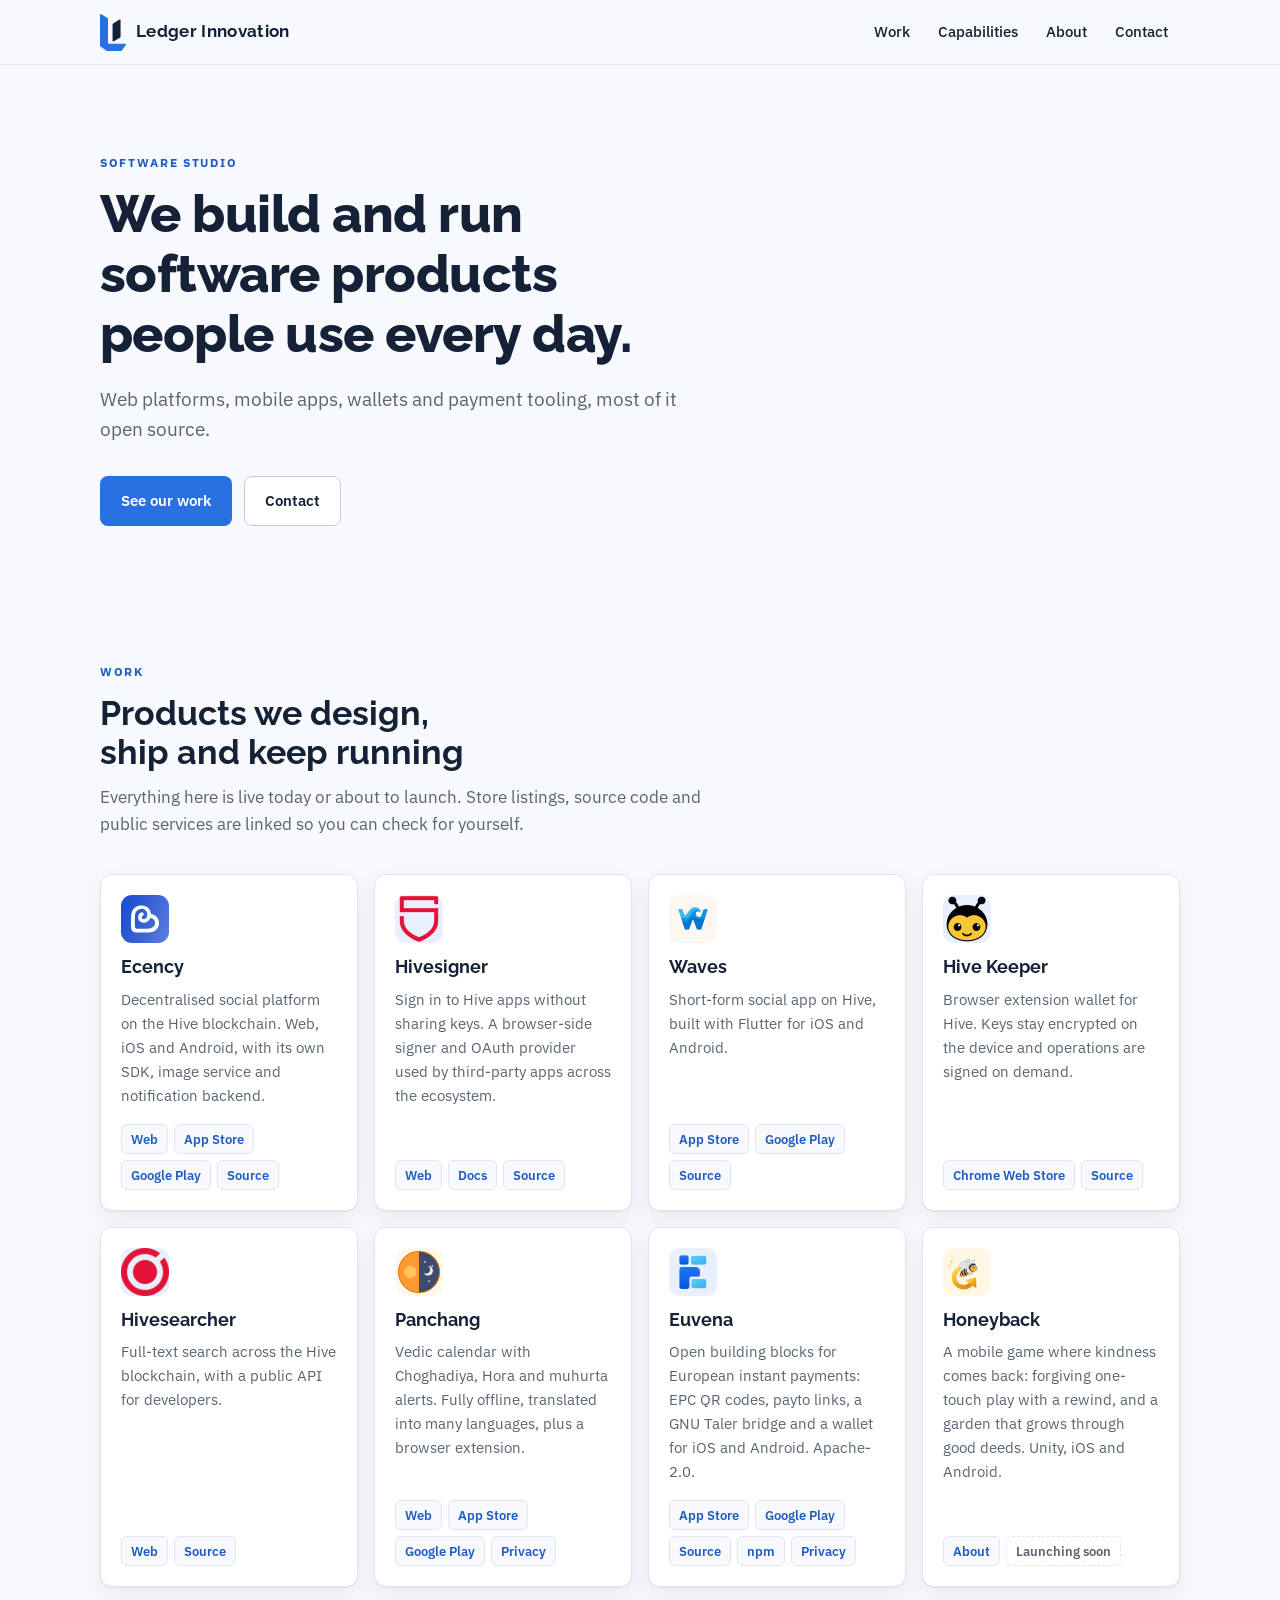
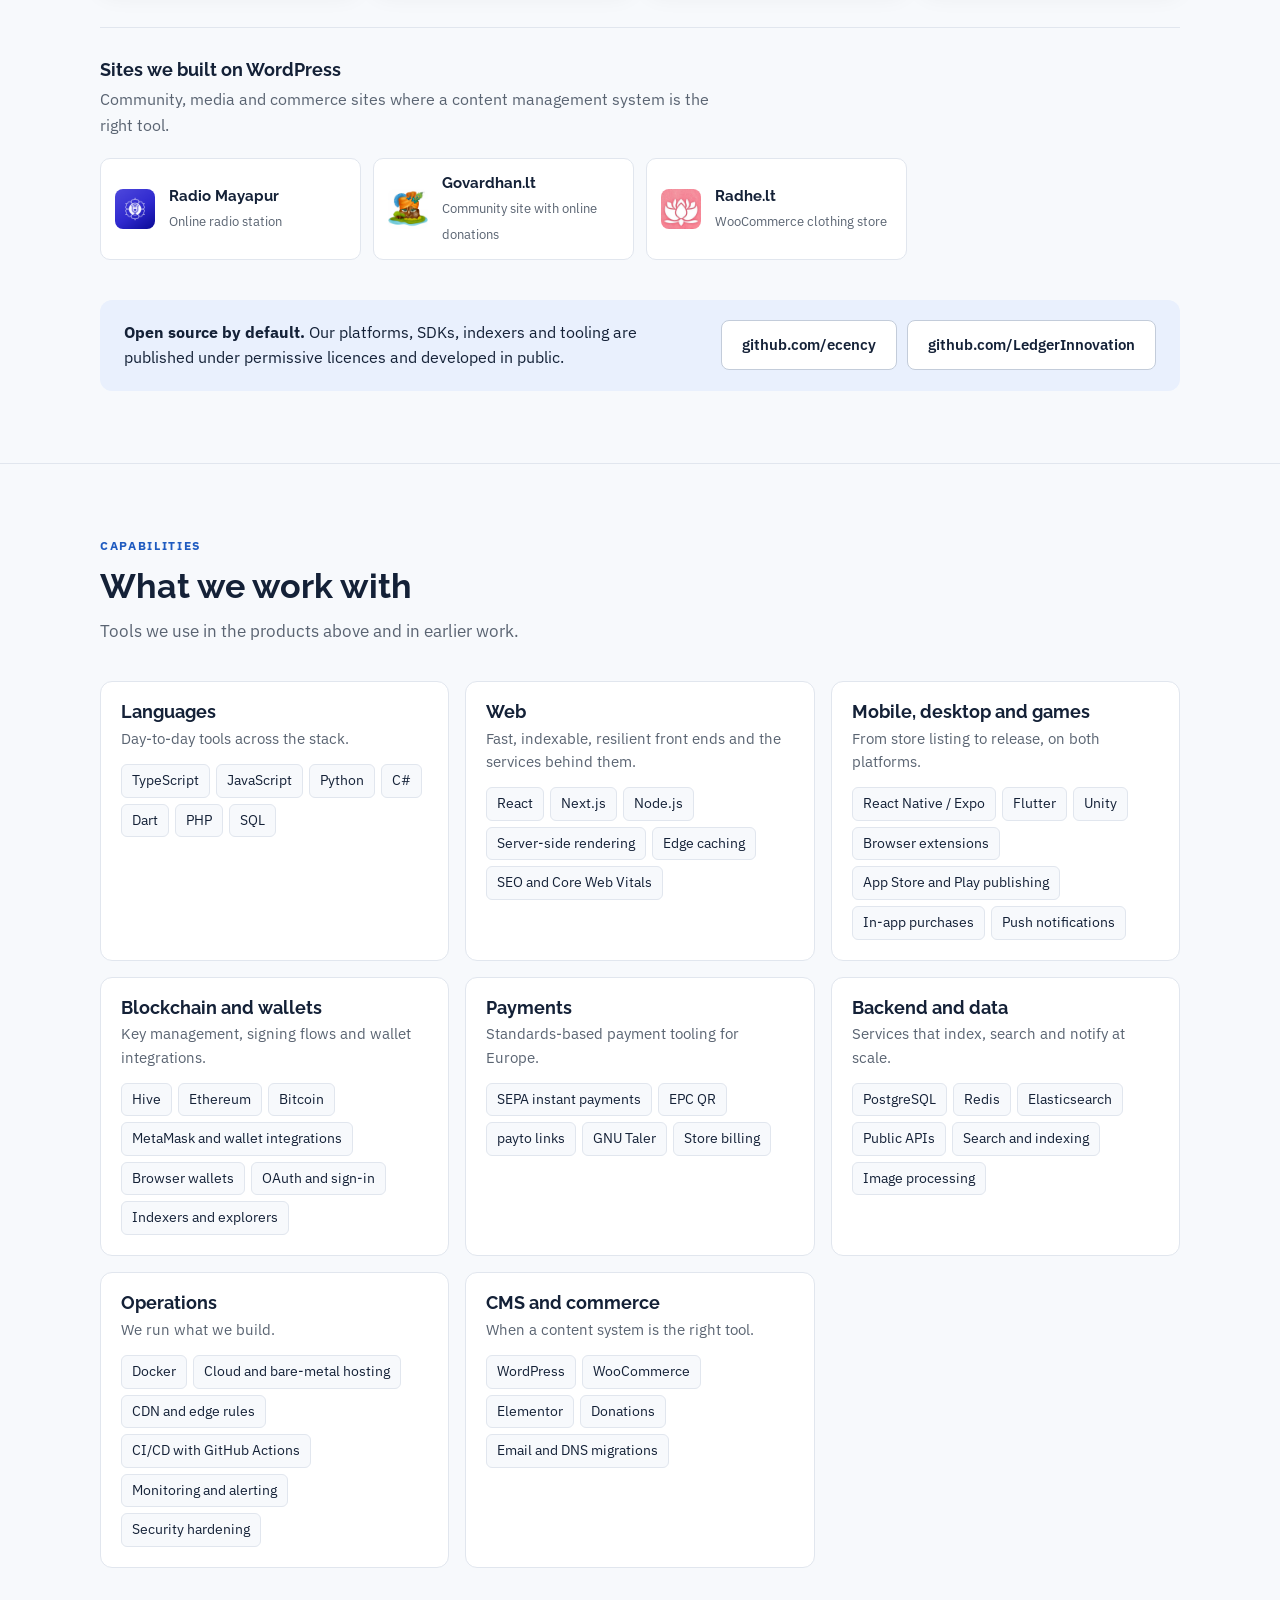
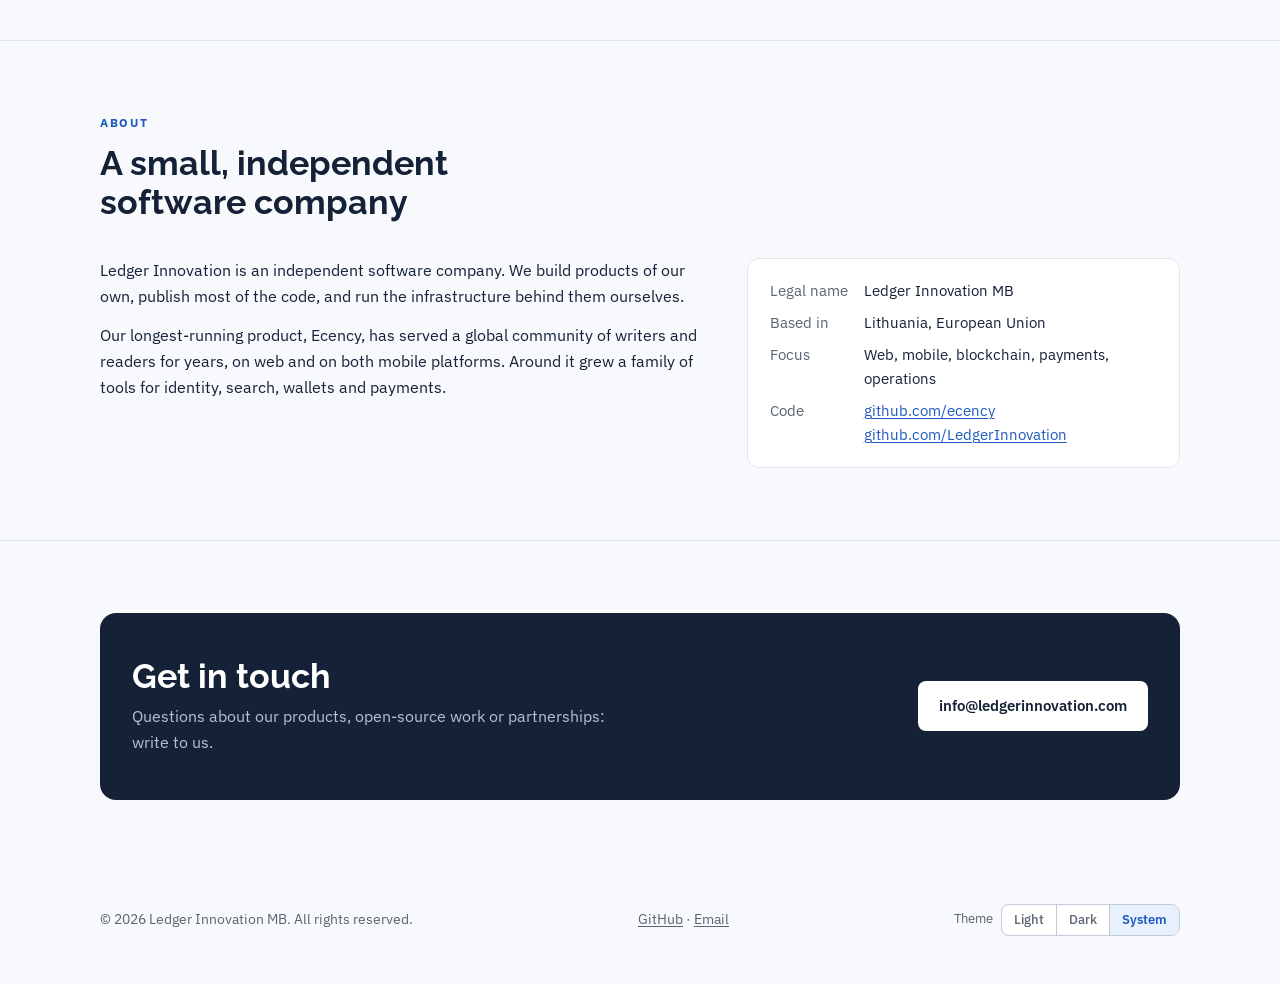
<file: index.html>
<!DOCTYPE html>
<html lang="en">
<head>
<meta charset="UTF-8">
<meta name="viewport" content="width=device-width, initial-scale=1">
<title>Ledger Innovation · Software products, built and operated</title>
<meta name="description" content="Ledger Innovation builds and runs software products: Ecency, Hivesigner, Hivesearcher, Hive Keeper, Waves, Panchang, Honeyback and Euvena. Web, mobile, wallets, payments and operations.">
<meta name="theme-color" content="#2970E3">
<link rel="canonical" href="https://ledgerinnovation.com/">
<link rel="icon" href="ledger-innovation-mark.svg" type="image/svg+xml">
<link rel="apple-touch-icon" href="assets/apple-touch-icon.png">
<meta property="og:type" content="website">
<meta property="og:site_name" content="Ledger Innovation">
<meta property="og:title" content="Ledger Innovation">
<meta property="og:description" content="Software products, built and operated. Web, mobile, wallets, payments and operations.">
<meta property="og:url" content="https://ledgerinnovation.com/">
<meta property="og:image" content="https://ledgerinnovation.com/assets/og.png">
<meta property="og:image:width" content="1200">
<meta property="og:image:height" content="630">
<meta name="twitter:card" content="summary_large_image">
<link rel="preconnect" href="https://fonts.googleapis.com">
<link rel="preconnect" href="https://fonts.gstatic.com" crossorigin>
<link rel="stylesheet" href="https://fonts.googleapis.com/css2?family=Raleway:wght@700;800&family=IBM+Plex+Sans:wght@400;500;600&display=swap">
<script>(function(){try{var t=localStorage.getItem("theme");if(t==="light"||t==="dark"){document.documentElement.setAttribute("data-theme",t);}}catch(e){}})();</script>
<link rel="stylesheet" href="style.css">
<script type="application/ld+json">
{
  "@context": "https://schema.org",
  "@type": "Organization",
  "name": "Ledger Innovation",
  "legalName": "Ledger Innovation MB",
  "url": "https://ledgerinnovation.com/",
  "logo": "https://ledgerinnovation.com/assets/apple-touch-icon.png",
  "email": "info@ledgerinnovation.com",
  "sameAs": [
    "https://github.com/LedgerInnovation",
    "https://github.com/ecency"
  ]
}
</script>
</head>
<body>
<a class="skip" href="#top">Skip to content</a>

<header class="top">
  <div class="wrap">
    <a class="brand" href="#top" aria-label="Ledger Innovation, home"><svg viewBox="0 0 289.96 410.74" width="26" height="37" aria-hidden="true" focusable="false"><path class="mark-blue" fill="#2970E3" d="M16.012 1.658L82.268 44.407A15.169 15.169 0 0 1 89.214 57.153L89.224 317.443A13.598 13.598 0 0 0 102.821 331.041L281.673 331.061A8.299 8.299 0 0 1 288.404 344.213L245.433 403.808A16.709 16.709 0 0 1 231.88 410.744L78.048 410.739A10.405 10.405 0 0 1 71.985 408.789L6.514 361.838A15.597 15.597 0 0 1 0.007 349.164L-0 10.383A10.383 10.383 0 0 1 16.012 1.658Z"/><path class="mark-ink" fill="currentColor" d="M146.841 103.903L217.814 61.777A7.746 7.746 0 0 1 229.513 68.441L229.437 249.642A15.111 15.111 0 0 1 222.116 262.584L149.72 306.133A6.283 6.283 0 0 1 140.198 300.749L140.2 115.568A13.565 13.565 0 0 1 146.841 103.903Z"/></svg>Ledger Innovation</a>
    <nav class="nav" aria-label="Sections">
      <a href="#work">Work</a>
      <a href="#capabilities">Capabilities</a>
      <a href="#about">About</a>
      <a href="#contact">Contact</a>
    </nav>
  </div>
</header>

<main id="top" tabindex="-1">
  <section class="hero wrap">
    <div class="eyebrow">Software studio</div>
    <h1>We build and run software products people use every day.</h1>
    <p class="lede">Web platforms, mobile apps, wallets and payment tooling, most of it open source.</p>
    <div class="actions">
      <a class="btn btn-primary" href="#work">See our work</a>
      <a class="btn btn-secondary" href="#contact">Contact</a>
    </div>
  </section>

  <section id="work" class="section">
    <div class="wrap">
      <div class="section-head">
        <div class="eyebrow">Work</div>
        <h2>Products we design, ship and keep running</h2>
        <p>Everything here is live today or about to launch. Store listings, source code and public services are linked so you can check for yourself.</p>
      </div>

      <div class="work">
        <article class="project">
          <div class="icon"><img src="assets/ecency.png" alt="" width="48" height="48" loading="lazy" decoding="async"></div>
          <h3>Ecency</h3>
          <p>Decentralised social platform on the Hive blockchain. Web, iOS and Android, with its own SDK, image service and notification backend.</p>
          <div class="links">
            <a href="https://ecency.com" aria-label="Ecency website">Web</a>
            <a href="https://apps.apple.com/us/app/ecency/id1451896376" aria-label="Ecency on the App Store">App Store</a>
            <a href="https://play.google.com/store/apps/details?id=app.esteem.mobile.android" aria-label="Ecency on Google Play">Google Play</a>
            <a href="https://github.com/ecency/vision-web" aria-label="Ecency source code on GitHub">Source</a>
          </div>
        </article>

        <article class="project">
          <div class="icon"><img src="assets/hivesigner.png" alt="" width="48" height="48" loading="lazy" decoding="async"></div>
          <h3>Hivesigner</h3>
          <p>Sign in to Hive apps without sharing keys. A browser-side signer and OAuth provider used by third-party apps across the ecosystem.</p>
          <div class="links">
            <a href="https://hivesigner.com" aria-label="Hivesigner website">Web</a>
            <a href="https://docs.hivesigner.com" aria-label="Hivesigner documentation">Docs</a>
            <a href="https://github.com/ecency/hivesigner-ui" aria-label="Hivesigner source code on GitHub">Source</a>
          </div>
        </article>

        <article class="project">
          <div class="icon"><img src="assets/waves.png" alt="" width="48" height="48" loading="lazy" decoding="async"></div>
          <h3>Waves</h3>
          <p>Short-form social app on Hive, built with Flutter for iOS and Android.</p>
          <div class="links">
            <a href="https://apps.apple.com/us/app/waves-short-content-sharing/id6504257744" aria-label="Waves on the App Store">App Store</a>
            <a href="https://play.google.com/store/apps/details?id=com.ecency.waves" aria-label="Waves on Google Play">Google Play</a>
            <a href="https://github.com/ecency/ecency-waves" aria-label="Waves source code on GitHub">Source</a>
          </div>
        </article>

        <article class="project">
          <div class="icon"><img src="assets/keeper.png" alt="" width="48" height="48" loading="lazy" decoding="async"></div>
          <h3>Hive Keeper</h3>
          <p>Browser extension wallet for Hive. Keys stay encrypted on the device and operations are signed on demand.</p>
          <div class="links">
            <a href="https://chromewebstore.google.com/detail/hive-keeper/eehlplhgiofbbanbjiodipefljadfehe" aria-label="Hive Keeper on the Chrome Web Store">Chrome Web Store</a>
            <a href="https://github.com/ecency/browser-extension" aria-label="Hive Keeper source code on GitHub">Source</a>
          </div>
        </article>

        <article class="project">
          <div class="icon"><img src="assets/hivesearcher.png" alt="" width="48" height="48" loading="lazy" decoding="async"></div>
          <h3>Hivesearcher</h3>
          <p>Full-text search across the Hive blockchain, with a public API for developers.</p>
          <div class="links">
            <a href="https://hivesearcher.com" aria-label="Hivesearcher website">Web</a>
            <a href="https://github.com/ecency/hivesearcher-api" aria-label="Hivesearcher source code on GitHub">Source</a>
          </div>
        </article>

        <article class="project">
          <div class="icon"><img src="assets/panchang.png" alt="" width="48" height="48" loading="lazy" decoding="async"></div>
          <h3>Panchang</h3>
          <p>Vedic calendar with Choghadiya, Hora and muhurta alerts. Fully offline, translated into many languages, plus a browser extension.</p>
          <div class="links">
            <a href="/panchang/" aria-label="Panchang website">Web</a>
            <a href="https://apps.apple.com/us/app/panchang-choghadiya-hora/id6779648677" aria-label="Panchang on the App Store">App Store</a>
            <a href="https://play.google.com/store/apps/details?id=com.ecency.panchang" aria-label="Panchang on Google Play">Google Play</a>
            <a href="/panchang/privacy/" aria-label="Panchang app privacy policy">Privacy</a>
          </div>
        </article>

        <article class="project">
          <div class="icon"><img src="assets/euvena.png" alt="" width="48" height="48" loading="lazy" decoding="async"></div>
          <h3>Euvena</h3>
          <p>Open building blocks for European instant payments: EPC QR codes, payto links, a GNU Taler bridge and a wallet for iOS and Android. Apache-2.0.</p>
          <div class="links">
            <a href="https://apps.apple.com/app/euvena/id6816377996" aria-label="Euvena on the App Store">App Store</a>
            <a href="https://play.google.com/store/apps/details?id=com.ledgerinnovation.euvena" aria-label="Euvena on Google Play">Google Play</a>
            <a href="https://github.com/LedgerInnovation/euvena" aria-label="Euvena source code on GitHub">Source</a>
            <a href="https://www.npmjs.com/package/@euvena/qr" aria-label="Euvena on npm">npm</a>
            <a href="/euvena/privacy/" aria-label="Euvena app privacy policy">Privacy</a>
          </div>
        </article>

        <article class="project">
          <div class="icon"><img src="assets/honeyback.png" alt="" width="48" height="48" loading="lazy" decoding="async"></div>
          <h3>Honeyback</h3>
          <p>A mobile game where kindness comes back: forgiving one-touch play with a rewind, and a garden that grows through good deeds. Unity, iOS and Android.</p>
          <div class="links">
            <a href="https://ecency.com/honeyback-about" aria-label="About Honeyback">About</a>
            <span>Launching soon</span>
          </div>
        </article>
      </div>

      <div class="wp">
        <h3>Sites we built on WordPress</h3>
        <p>Community, media and commerce sites where a content management system is the right tool.</p>
        <div class="sites">
          <a class="site" href="https://radiomayapur.com"><img src="assets/radiomayapur.png" alt="" width="40" height="40" loading="lazy" decoding="async"><span><b>Radio Mayapur</b><small>Online radio station</small></span></a>
          <a class="site" href="https://govardhan.lt"><img src="assets/govardhan.png" alt="" width="40" height="40" loading="lazy" decoding="async"><span><b>Govardhan.lt</b><small>Community site with online donations</small></span></a>
          <a class="site" href="https://radhe.lt"><img src="assets/radhe.png" alt="" width="40" height="40" loading="lazy" decoding="async"><span><b>Radhe.lt</b><small>WooCommerce clothing store</small></span></a>
        </div>
      </div>

      <div class="oss">
        <p><strong>Open source by default.</strong> Our platforms, SDKs, indexers and tooling are published under permissive licences and developed in public.</p>
        <div class="links">
          <a class="btn btn-secondary" href="https://github.com/ecency">github.com/ecency</a>
          <a class="btn btn-secondary" href="https://github.com/LedgerInnovation">github.com/LedgerInnovation</a>
        </div>
      </div>
    </div>
  </section>

  <section id="capabilities" class="section">
    <div class="wrap">
      <div class="section-head">
        <div class="eyebrow">Capabilities</div>
        <h2>What we work with</h2>
        <p>Tools we use in the products above and in earlier work.</p>
      </div>
      <div class="caps">
        <div class="cap">
          <h3>Languages</h3>
          <p>Day-to-day tools across the stack.</p>
          <div class="tags"><span>TypeScript</span><span>JavaScript</span><span>Python</span><span>C#</span><span>Dart</span><span>PHP</span><span>SQL</span></div>
        </div>
        <div class="cap">
          <h3>Web</h3>
          <p>Fast, indexable, resilient front ends and the services behind them.</p>
          <div class="tags"><span>React</span><span>Next.js</span><span>Node.js</span><span>Server-side rendering</span><span>Edge caching</span><span>SEO and Core Web Vitals</span></div>
        </div>
        <div class="cap">
          <h3>Mobile, desktop and games</h3>
          <p>From store listing to release, on both platforms.</p>
          <div class="tags"><span>React Native / Expo</span><span>Flutter</span><span>Unity</span><span>Browser extensions</span><span>App Store and Play publishing</span><span>In-app purchases</span><span>Push notifications</span></div>
        </div>
        <div class="cap">
          <h3>Blockchain and wallets</h3>
          <p>Key management, signing flows and wallet integrations.</p>
          <div class="tags"><span>Hive</span><span>Ethereum</span><span>Bitcoin</span><span>MetaMask and wallet integrations</span><span>Browser wallets</span><span>OAuth and sign-in</span><span>Indexers and explorers</span></div>
        </div>
        <div class="cap">
          <h3>Payments</h3>
          <p>Standards-based payment tooling for Europe.</p>
          <div class="tags"><span>SEPA instant payments</span><span>EPC QR</span><span>payto links</span><span>GNU Taler</span><span>Store billing</span></div>
        </div>
        <div class="cap">
          <h3>Backend and data</h3>
          <p>Services that index, search and notify at scale.</p>
          <div class="tags"><span>PostgreSQL</span><span>Redis</span><span>Elasticsearch</span><span>Public APIs</span><span>Search and indexing</span><span>Image processing</span></div>
        </div>
        <div class="cap">
          <h3>Operations</h3>
          <p>We run what we build.</p>
          <div class="tags"><span>Docker</span><span>Cloud and bare-metal hosting</span><span>CDN and edge rules</span><span>CI/CD with GitHub Actions</span><span>Monitoring and alerting</span><span>Security hardening</span></div>
        </div>
        <div class="cap">
          <h3>CMS and commerce</h3>
          <p>When a content system is the right tool.</p>
          <div class="tags"><span>WordPress</span><span>WooCommerce</span><span>Elementor</span><span>Donations</span><span>Email and DNS migrations</span></div>
        </div>
      </div>
    </div>
  </section>

  <section id="about" class="section">
    <div class="wrap">
      <div class="section-head">
        <div class="eyebrow">About</div>
        <h2>A small, independent software company</h2>
      </div>
      <div class="about">
        <div>
          <p>Ledger Innovation is an independent software company. We build products of our own, publish most of the code, and run the infrastructure behind them ourselves.</p>
          <p>Our longest-running product, Ecency, has served a global community of writers and readers for years, on web and on both mobile platforms. Around it grew a family of tools for identity, search, wallets and payments.</p>
        </div>
        <div class="facts">
          <dl>
            <dt>Legal name</dt><dd>Ledger Innovation MB</dd>
            <dt>Based in</dt><dd>Lithuania, European Union</dd>
            <dt>Focus</dt><dd>Web, mobile, blockchain, payments, operations</dd>
            <dt>Code</dt><dd><a href="https://github.com/ecency">github.com/ecency</a><br><a href="https://github.com/LedgerInnovation">github.com/LedgerInnovation</a></dd>
          </dl>
        </div>
      </div>
    </div>
  </section>

  <section id="contact" class="section">
    <div class="wrap">
      <div class="contact">
        <div>
          <h2>Get in touch</h2>
          <p>Questions about our products, open-source work or partnerships: write to us.</p>
        </div>
        <a class="btn btn-primary" href="mailto:info@ledgerinnovation.com?subject=Hello%20from%20the%20website">info@ledgerinnovation.com</a>
      </div>
    </div>
  </section>
</main>

<footer>
  <div class="wrap">
    <span>&copy; 2026 Ledger Innovation MB. All rights reserved.</span>
    <span><a href="https://github.com/LedgerInnovation">GitHub</a> · <a href="mailto:info@ledgerinnovation.com">Email</a></span>
    <div class="theme" role="group" aria-labelledby="theme-label">
      <span id="theme-label">Theme</span>
      <div class="theme-options">
        <button type="button" id="theme-light" data-theme-choice="light" aria-pressed="false">Light</button>
        <button type="button" id="theme-dark" data-theme-choice="dark" aria-pressed="false">Dark</button>
        <button type="button" id="theme-system" data-theme-choice="system" aria-pressed="true">System</button>
      </div>
    </div>
  </div>
</footer>
<script>
(function () {
  var root = document.documentElement;
  var buttons = document.querySelectorAll("[data-theme-choice]");
  function current() {
    var t = root.getAttribute("data-theme");
    return t === "light" || t === "dark" ? t : "system";
  }
  function render() {
    var c = current();
    for (var i = 0; i < buttons.length; i++) {
      buttons[i].setAttribute("aria-pressed", buttons[i].getAttribute("data-theme-choice") === c ? "true" : "false");
    }
  }
  function apply(choice) {
    if (choice === "system") { root.removeAttribute("data-theme"); } else { root.setAttribute("data-theme", choice); }
    try { if (choice === "system") { localStorage.removeItem("theme"); } else { localStorage.setItem("theme", choice); } } catch (e) {}
    render();
  }
  for (var i = 0; i < buttons.length; i++) {
    buttons[i].addEventListener("click", function () { apply(this.getAttribute("data-theme-choice")); });
  }
  render();
})();
</script>
</body>
</html>
</file>
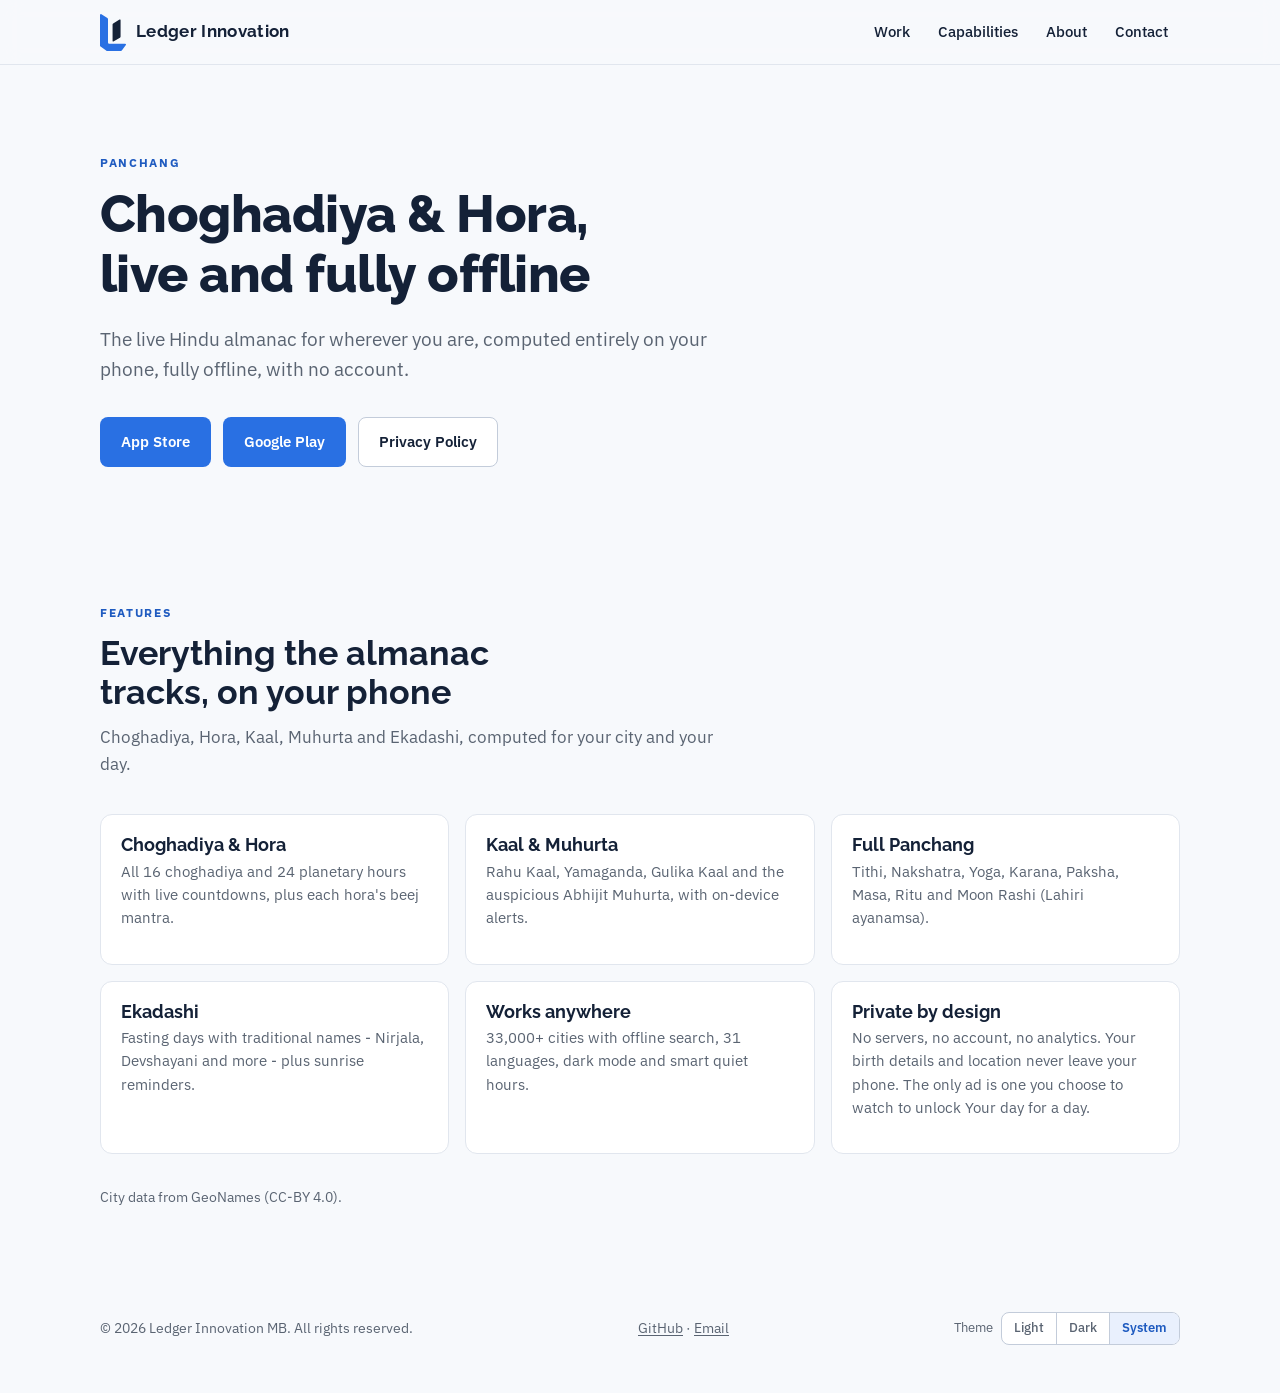
<file: panchang/index.html>
<!DOCTYPE html>
<html lang="en">
<head>
<meta charset="UTF-8">
<meta name="viewport" content="width=device-width, initial-scale=1">
<title>Panchang - Choghadiya &amp; Hora · Ledger Innovation</title>
<meta name="description" content="Live Hindu Panchang: Choghadiya, Hora, Rahu Kaal, Ekadashi and smart offline alerts. 100% offline, no account. 31 languages.">
<meta name="theme-color" content="#2970E3">
<link rel="canonical" href="https://ledgerinnovation.com/panchang/">
<link rel="icon" href="/ledger-innovation-mark.svg" type="image/svg+xml">
<link rel="apple-touch-icon" href="/assets/apple-touch-icon.png">
<meta property="og:type" content="website">
<meta property="og:site_name" content="Ledger Innovation">
<meta property="og:title" content="Panchang - Choghadiya &amp; Hora">
<meta property="og:description" content="The live Hindu almanac, computed entirely on your phone, fully offline, with no account.">
<meta property="og:url" content="https://ledgerinnovation.com/panchang/">
<meta property="og:image" content="https://ledgerinnovation.com/assets/og.png">
<meta property="og:image:width" content="1200">
<meta property="og:image:height" content="630">
<meta name="twitter:card" content="summary_large_image">
<link rel="preconnect" href="https://fonts.googleapis.com">
<link rel="preconnect" href="https://fonts.gstatic.com" crossorigin>
<link rel="stylesheet" href="https://fonts.googleapis.com/css2?family=Raleway:wght@700;800&family=IBM+Plex+Sans:wght@400;500;600&display=swap">
<script>(function(){try{var t=localStorage.getItem("theme");if(t==="light"||t==="dark"){document.documentElement.setAttribute("data-theme",t);}}catch(e){}})();</script>
<link rel="stylesheet" href="/style.css">
</head>
<body>
<a class="skip" href="#top">Skip to content</a>

<header class="top">
  <div class="wrap">
    <a class="brand" href="/" aria-label="Ledger Innovation, home"><svg viewBox="0 0 289.96 410.74" width="26" height="37" aria-hidden="true" focusable="false"><path class="mark-blue" fill="#2970E3" d="M16.012 1.658L82.268 44.407A15.169 15.169 0 0 1 89.214 57.153L89.224 317.443A13.598 13.598 0 0 0 102.821 331.041L281.673 331.061A8.299 8.299 0 0 1 288.404 344.213L245.433 403.808A16.709 16.709 0 0 1 231.88 410.744L78.048 410.739A10.405 10.405 0 0 1 71.985 408.789L6.514 361.838A15.597 15.597 0 0 1 0.007 349.164L-0 10.383A10.383 10.383 0 0 1 16.012 1.658Z"/><path class="mark-ink" fill="currentColor" d="M146.841 103.903L217.814 61.777A7.746 7.746 0 0 1 229.513 68.441L229.437 249.642A15.111 15.111 0 0 1 222.116 262.584L149.72 306.133A6.283 6.283 0 0 1 140.198 300.749L140.2 115.568A13.565 13.565 0 0 1 146.841 103.903Z"/></svg>Ledger Innovation</a>
    <nav class="nav" aria-label="Sections">
      <a href="/#work">Work</a>
      <a href="/#capabilities">Capabilities</a>
      <a href="/#about">About</a>
      <a href="/#contact">Contact</a>
    </nav>
  </div>
</header>

<main id="top" tabindex="-1">
  <section class="hero wrap">
    <div class="eyebrow">Panchang</div>
    <h1>Choghadiya &amp; Hora, live and fully offline</h1>
    <p class="lede">The live Hindu almanac for wherever you are, computed entirely on your phone, fully offline, with no account.</p>
    <div class="actions">
      <a class="btn btn-primary" href="https://apps.apple.com/us/app/panchang-choghadiya-hora/id6779648677" aria-label="Panchang on the App Store">App Store</a>
      <a class="btn btn-primary" href="https://play.google.com/store/apps/details?id=com.ecency.panchang" aria-label="Panchang on Google Play">Google Play</a>
      <a class="btn btn-secondary" href="/panchang/privacy/">Privacy Policy</a>
    </div>
  </section>

  <section class="section">
    <div class="wrap">
      <div class="section-head">
        <div class="eyebrow">Features</div>
        <h2>Everything the almanac tracks, on your phone</h2>
        <p>Choghadiya, Hora, Kaal, Muhurta and Ekadashi, computed for your city and your day.</p>
      </div>
      <div class="caps">
        <div class="cap">
          <h3>Choghadiya &amp; Hora</h3>
          <p>All 16 choghadiya and 24 planetary hours with live countdowns, plus each hora's beej mantra.</p>
        </div>
        <div class="cap">
          <h3>Kaal &amp; Muhurta</h3>
          <p>Rahu Kaal, Yamaganda, Gulika Kaal and the auspicious Abhijit Muhurta, with on-device alerts.</p>
        </div>
        <div class="cap">
          <h3>Full Panchang</h3>
          <p>Tithi, Nakshatra, Yoga, Karana, Paksha, Masa, Ritu and Moon Rashi (Lahiri ayanamsa).</p>
        </div>
        <div class="cap">
          <h3>Ekadashi</h3>
          <p>Fasting days with traditional names - Nirjala, Devshayani and more - plus sunrise reminders.</p>
        </div>
        <div class="cap">
          <h3>Works anywhere</h3>
          <p>33,000+ cities with offline search, 31 languages, dark mode and smart quiet hours.</p>
        </div>
        <div class="cap">
          <h3>Private by design</h3>
          <p>No servers, no account, no analytics. Your birth details and location never leave your phone. The only ad is one you choose to watch to unlock Your day for a day.</p>
        </div>
      </div>
      <p class="credit">City data from GeoNames (CC-BY 4.0).</p>
    </div>
  </section>
</main>

<footer>
  <div class="wrap">
    <span>&copy; 2026 Ledger Innovation MB. All rights reserved.</span>
    <span><a href="https://github.com/LedgerInnovation">GitHub</a> · <a href="mailto:info@ledgerinnovation.com">Email</a></span>
    <div class="theme" role="group" aria-labelledby="theme-label">
      <span id="theme-label">Theme</span>
      <div class="theme-options">
        <button type="button" id="theme-light" data-theme-choice="light" aria-pressed="false">Light</button>
        <button type="button" id="theme-dark" data-theme-choice="dark" aria-pressed="false">Dark</button>
        <button type="button" id="theme-system" data-theme-choice="system" aria-pressed="true">System</button>
      </div>
    </div>
  </div>
</footer>
<script>
(function () {
  var root = document.documentElement;
  var buttons = document.querySelectorAll("[data-theme-choice]");
  function current() {
    var t = root.getAttribute("data-theme");
    return t === "light" || t === "dark" ? t : "system";
  }
  function render() {
    var c = current();
    for (var i = 0; i < buttons.length; i++) {
      buttons[i].setAttribute("aria-pressed", buttons[i].getAttribute("data-theme-choice") === c ? "true" : "false");
    }
  }
  function apply(choice) {
    if (choice === "system") { root.removeAttribute("data-theme"); } else { root.setAttribute("data-theme", choice); }
    try { if (choice === "system") { localStorage.removeItem("theme"); } else { localStorage.setItem("theme", choice); } } catch (e) {}
    render();
  }
  for (var i = 0; i < buttons.length; i++) {
    buttons[i].addEventListener("click", function () { apply(this.getAttribute("data-theme-choice")); });
  }
  render();
})();
</script>
</body>
</html>
</file>
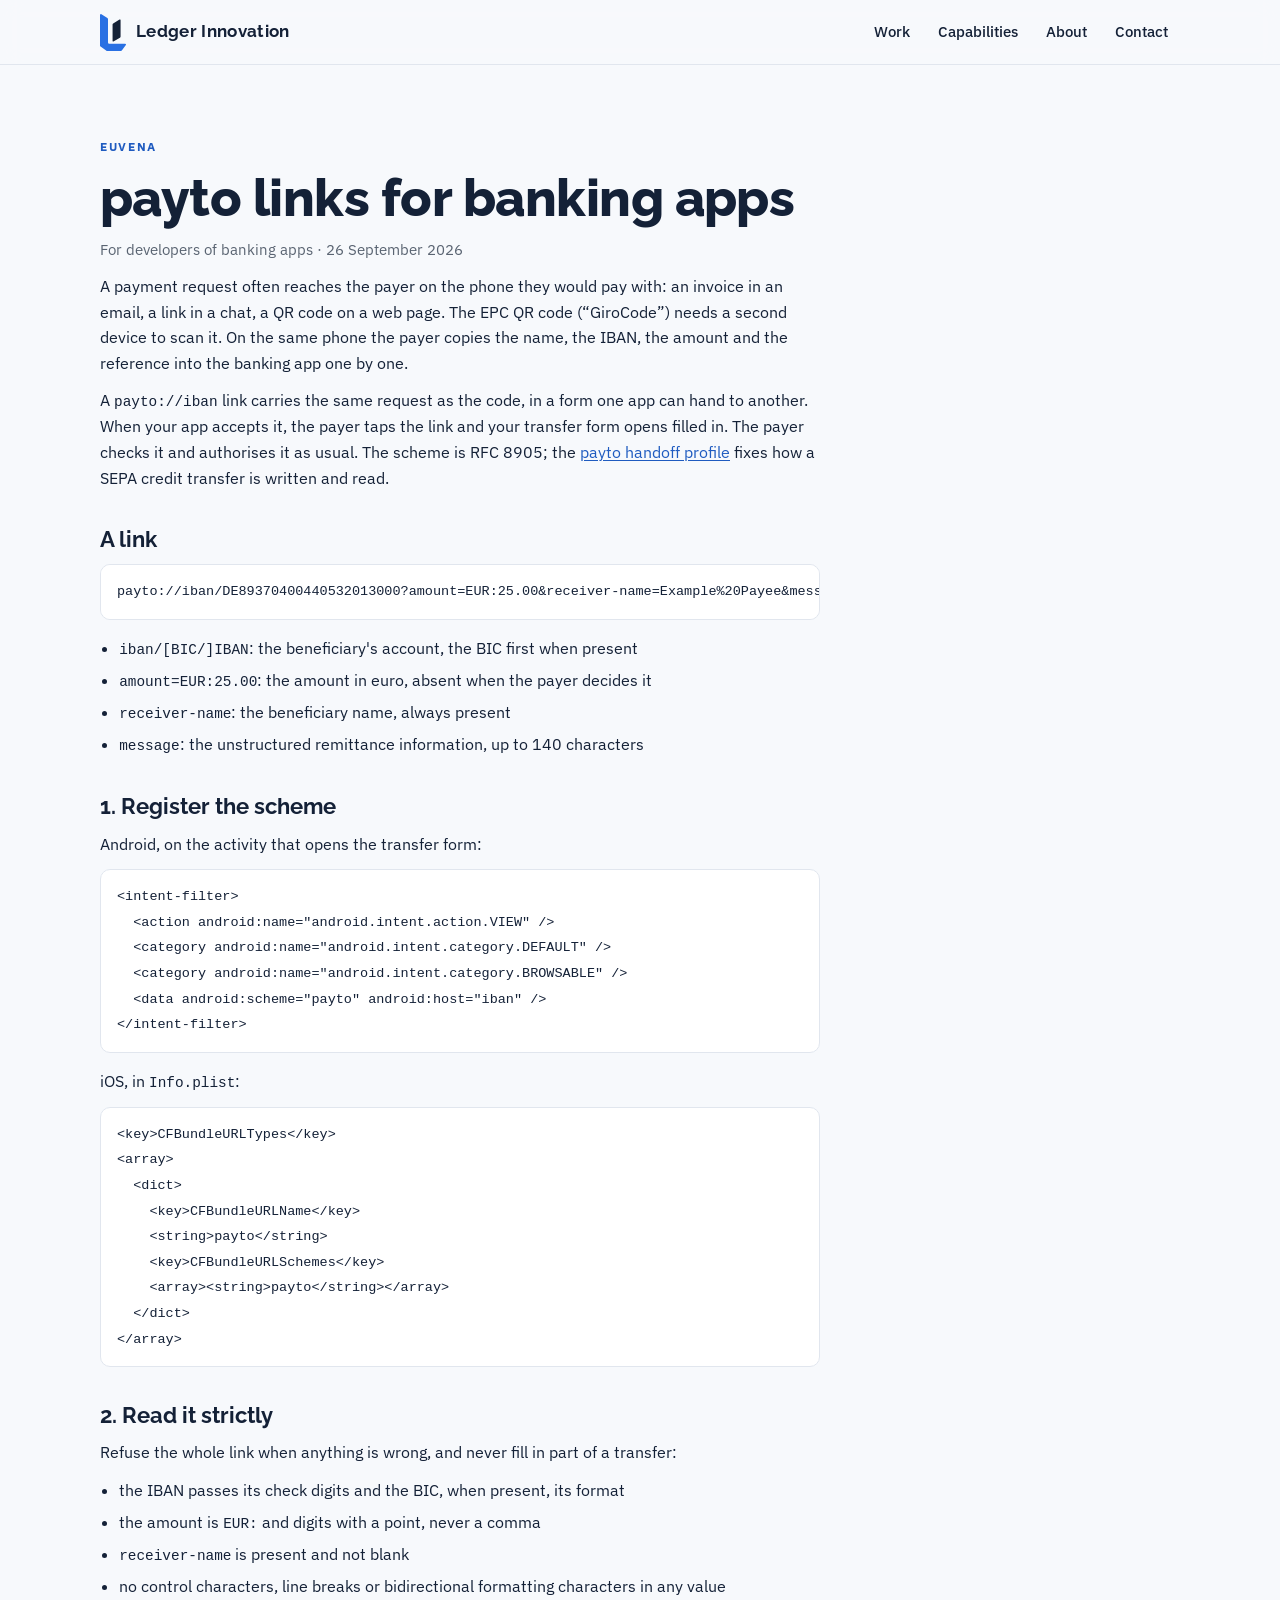
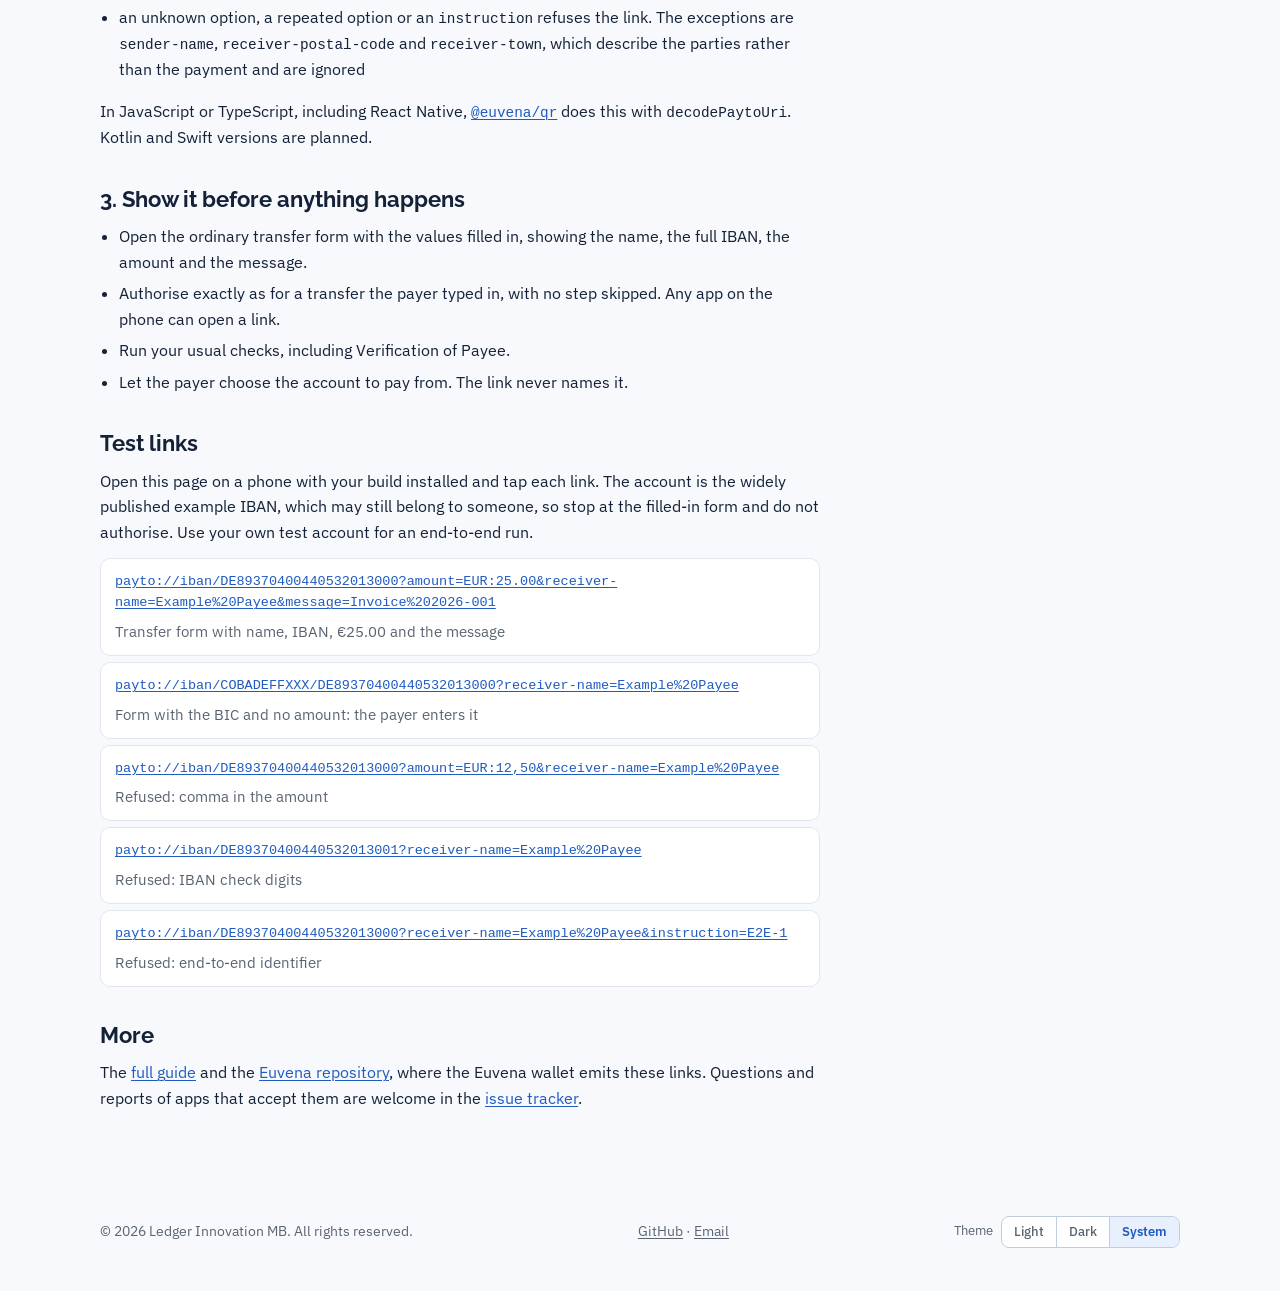
<file: euvena/payto/index.html>
<!DOCTYPE html>
<html lang="en">
<head>
<meta charset="UTF-8">
<meta name="viewport" content="width=device-width, initial-scale=1">
<title>payto links for banking apps · Euvena</title>
<meta name="description" content="How a banking app accepts payto://iban links for SEPA credit transfers, with test links to tap on a phone.">
<meta name="theme-color" content="#2970E3">
<link rel="canonical" href="https://ledgerinnovation.com/euvena/payto/">
<link rel="icon" href="/ledger-innovation-mark.svg" type="image/svg+xml">
<link rel="apple-touch-icon" href="/assets/apple-touch-icon.png">
<meta property="og:type" content="website">
<meta property="og:site_name" content="Ledger Innovation">
<meta property="og:title" content="payto links for banking apps">
<meta property="og:description" content="Let payers open a SEPA transfer in your app with one tap.">
<meta property="og:url" content="https://ledgerinnovation.com/euvena/payto/">
<meta property="og:image" content="https://ledgerinnovation.com/assets/og.png">
<meta property="og:image:width" content="1200">
<meta property="og:image:height" content="630">
<meta name="twitter:card" content="summary_large_image">
<link rel="preconnect" href="https://fonts.googleapis.com">
<link rel="preconnect" href="https://fonts.gstatic.com" crossorigin>
<link rel="stylesheet" href="https://fonts.googleapis.com/css2?family=Raleway:wght@700;800&family=IBM+Plex+Sans:wght@400;500;600&display=swap">
<script>(function(){try{var t=localStorage.getItem("theme");if(t==="light"||t==="dark"){document.documentElement.setAttribute("data-theme",t);}}catch(e){}})();</script>
<link rel="stylesheet" href="/style.css">
</head>
<body>
<a class="skip" href="#top">Skip to content</a>

<header class="top">
  <div class="wrap">
    <a class="brand" href="/" aria-label="Ledger Innovation, home"><svg viewBox="0 0 289.96 410.74" width="26" height="37" aria-hidden="true" focusable="false"><path class="mark-blue" fill="#2970E3" d="M16.012 1.658L82.268 44.407A15.169 15.169 0 0 1 89.214 57.153L89.224 317.443A13.598 13.598 0 0 0 102.821 331.041L281.673 331.061A8.299 8.299 0 0 1 288.404 344.213L245.433 403.808A16.709 16.709 0 0 1 231.88 410.744L78.048 410.739A10.405 10.405 0 0 1 71.985 408.789L6.514 361.838A15.597 15.597 0 0 1 0.007 349.164L-0 10.383A10.383 10.383 0 0 1 16.012 1.658Z"/><path class="mark-ink" fill="currentColor" d="M146.841 103.903L217.814 61.777A7.746 7.746 0 0 1 229.513 68.441L229.437 249.642A15.111 15.111 0 0 1 222.116 262.584L149.72 306.133A6.283 6.283 0 0 1 140.198 300.749L140.2 115.568A13.565 13.565 0 0 1 146.841 103.903Z"/></svg>Ledger Innovation</a>
    <nav class="nav" aria-label="Sections">
      <a href="/#work">Work</a>
      <a href="/#capabilities">Capabilities</a>
      <a href="/#about">About</a>
      <a href="/#contact">Contact</a>
    </nav>
  </div>
</header>

<main id="top" tabindex="-1">
  <div class="section wrap">
  <article class="doc">
    <div class="eyebrow">Euvena</div>
    <h1>payto links for banking apps</h1>
    <p class="meta">For developers of banking apps · 26 September 2026</p>

    <p>A payment request often reaches the payer on the phone they would pay with: an invoice in an email, a link in a chat, a QR code on a web page. The EPC QR code (&ldquo;GiroCode&rdquo;) needs a second device to scan it. On the same phone the payer copies the name, the IBAN, the amount and the reference into the banking app one by one.</p>
    <p>A <code>payto://iban</code> link carries the same request as the code, in a form one app can hand to another. When your app accepts it, the payer taps the link and your transfer form opens filled in. The payer checks it and authorises it as usual. The scheme is RFC 8905; the <a href="https://github.com/LedgerInnovation/euvena/blob/main/docs/payto-handoff.md">payto handoff profile</a> fixes how a SEPA credit transfer is written and read.</p>

    <h2 id="link">A link</h2>
    <pre><code>payto://iban/DE89370400440532013000?amount=EUR:25.00&amp;receiver-name=Example%20Payee&amp;message=Invoice%202026-001</code></pre>
    <ul>
      <li><code>iban/[BIC/]IBAN</code>: the beneficiary's account, the BIC first when present</li>
      <li><code>amount=EUR:25.00</code>: the amount in euro, absent when the payer decides it</li>
      <li><code>receiver-name</code>: the beneficiary name, always present</li>
      <li><code>message</code>: the unstructured remittance information, up to 140 characters</li>
    </ul>

    <h2 id="register">1. Register the scheme</h2>
    <p>Android, on the activity that opens the transfer form:</p>
    <pre><code>&lt;intent-filter&gt;
  &lt;action android:name="android.intent.action.VIEW" /&gt;
  &lt;category android:name="android.intent.category.DEFAULT" /&gt;
  &lt;category android:name="android.intent.category.BROWSABLE" /&gt;
  &lt;data android:scheme="payto" android:host="iban" /&gt;
&lt;/intent-filter&gt;</code></pre>
    <p>iOS, in <code>Info.plist</code>:</p>
    <pre><code>&lt;key&gt;CFBundleURLTypes&lt;/key&gt;
&lt;array&gt;
  &lt;dict&gt;
    &lt;key&gt;CFBundleURLName&lt;/key&gt;
    &lt;string&gt;payto&lt;/string&gt;
    &lt;key&gt;CFBundleURLSchemes&lt;/key&gt;
    &lt;array&gt;&lt;string&gt;payto&lt;/string&gt;&lt;/array&gt;
  &lt;/dict&gt;
&lt;/array&gt;</code></pre>

    <h2 id="read">2. Read it strictly</h2>
    <p>Refuse the whole link when anything is wrong, and never fill in part of a transfer:</p>
    <ul>
      <li>the IBAN passes its check digits and the BIC, when present, its format</li>
      <li>the amount is <code>EUR:</code> and digits with a point, never a comma</li>
      <li><code>receiver-name</code> is present and not blank</li>
      <li>no control characters, line breaks or bidirectional formatting characters in any value</li>
      <li>an unknown option, a repeated option or an <code>instruction</code> refuses the link. The exceptions are <code>sender-name</code>, <code>receiver-postal-code</code> and <code>receiver-town</code>, which describe the parties rather than the payment and are ignored</li>
    </ul>
    <p>In JavaScript or TypeScript, including React Native, <a href="https://www.npmjs.com/package/@euvena/qr"><code>@euvena/qr</code></a> does this with <code>decodePaytoUri</code>. Kotlin and Swift versions are planned.</p>

    <h2 id="show">3. Show it before anything happens</h2>
    <ul>
      <li>Open the ordinary transfer form with the values filled in, showing the name, the full IBAN, the amount and the message.</li>
      <li>Authorise exactly as for a transfer the payer typed in, with no step skipped. Any app on the phone can open a link.</li>
      <li>Run your usual checks, including Verification of Payee.</li>
      <li>Let the payer choose the account to pay from. The link never names it.</li>
    </ul>

    <h2 id="test-links">Test links</h2>
    <p>Open this page on a phone with your build installed and tap each link. The account is the widely published example IBAN, which may still belong to someone, so stop at the filled-in form and do not authorise. Use your own test account for an end-to-end run.</p>
    <ul class="tests">
      <li><a class="payto" href="payto://iban/DE89370400440532013000?amount=EUR:25.00&amp;receiver-name=Example%20Payee&amp;message=Invoice%202026-001">payto://iban/DE89370400440532013000?amount=EUR:25.00&amp;receiver-name=Example%20Payee&amp;message=Invoice%202026-001</a><span>Transfer form with name, IBAN, €25.00 and the message</span></li>
      <li><a class="payto" href="payto://iban/COBADEFFXXX/DE89370400440532013000?receiver-name=Example%20Payee">payto://iban/COBADEFFXXX/DE89370400440532013000?receiver-name=Example%20Payee</a><span>Form with the BIC and no amount: the payer enters it</span></li>
      <li><a class="payto" href="payto://iban/DE89370400440532013000?amount=EUR:12,50&amp;receiver-name=Example%20Payee">payto://iban/DE89370400440532013000?amount=EUR:12,50&amp;receiver-name=Example%20Payee</a><span>Refused: comma in the amount</span></li>
      <li><a class="payto" href="payto://iban/DE89370400440532013001?receiver-name=Example%20Payee">payto://iban/DE89370400440532013001?receiver-name=Example%20Payee</a><span>Refused: IBAN check digits</span></li>
      <li><a class="payto" href="payto://iban/DE89370400440532013000?receiver-name=Example%20Payee&amp;instruction=E2E-1">payto://iban/DE89370400440532013000?receiver-name=Example%20Payee&amp;instruction=E2E-1</a><span>Refused: end-to-end identifier</span></li>
    </ul>

    <h2 id="more">More</h2>
    <p>The <a href="https://github.com/LedgerInnovation/euvena/blob/main/docs/for-banking-apps.md">full guide</a> and the <a href="https://github.com/LedgerInnovation/euvena">Euvena repository</a>, where the Euvena wallet emits these links. Questions and reports of apps that accept them are welcome in the <a href="https://github.com/LedgerInnovation/euvena/issues">issue tracker</a>.</p>
  </article>
  </div>
</main>

<footer>
  <div class="wrap">
    <span>&copy; 2026 Ledger Innovation MB. All rights reserved.</span>
    <span><a href="https://github.com/LedgerInnovation">GitHub</a> · <a href="mailto:info@ledgerinnovation.com">Email</a></span>
    <div class="theme" role="group" aria-labelledby="theme-label">
      <span id="theme-label">Theme</span>
      <div class="theme-options">
        <button type="button" id="theme-light" data-theme-choice="light" aria-pressed="false">Light</button>
        <button type="button" id="theme-dark" data-theme-choice="dark" aria-pressed="false">Dark</button>
        <button type="button" id="theme-system" data-theme-choice="system" aria-pressed="true">System</button>
      </div>
    </div>
  </div>
</footer>
<script>
(function () {
  var root = document.documentElement;
  var buttons = document.querySelectorAll("[data-theme-choice]");
  function current() {
    var t = root.getAttribute("data-theme");
    return t === "light" || t === "dark" ? t : "system";
  }
  function render() {
    var c = current();
    for (var i = 0; i < buttons.length; i++) {
      buttons[i].setAttribute("aria-pressed", buttons[i].getAttribute("data-theme-choice") === c ? "true" : "false");
    }
  }
  function apply(choice) {
    if (choice === "system") { root.removeAttribute("data-theme"); } else { root.setAttribute("data-theme", choice); }
    try { if (choice === "system") { localStorage.removeItem("theme"); } else { localStorage.setItem("theme", choice); } } catch (e) {}
    render();
  }
  for (var i = 0; i < buttons.length; i++) {
    buttons[i].addEventListener("click", function () { apply(this.getAttribute("data-theme-choice")); });
  }
  render();
})();
</script>
</body>
</html>
</file>
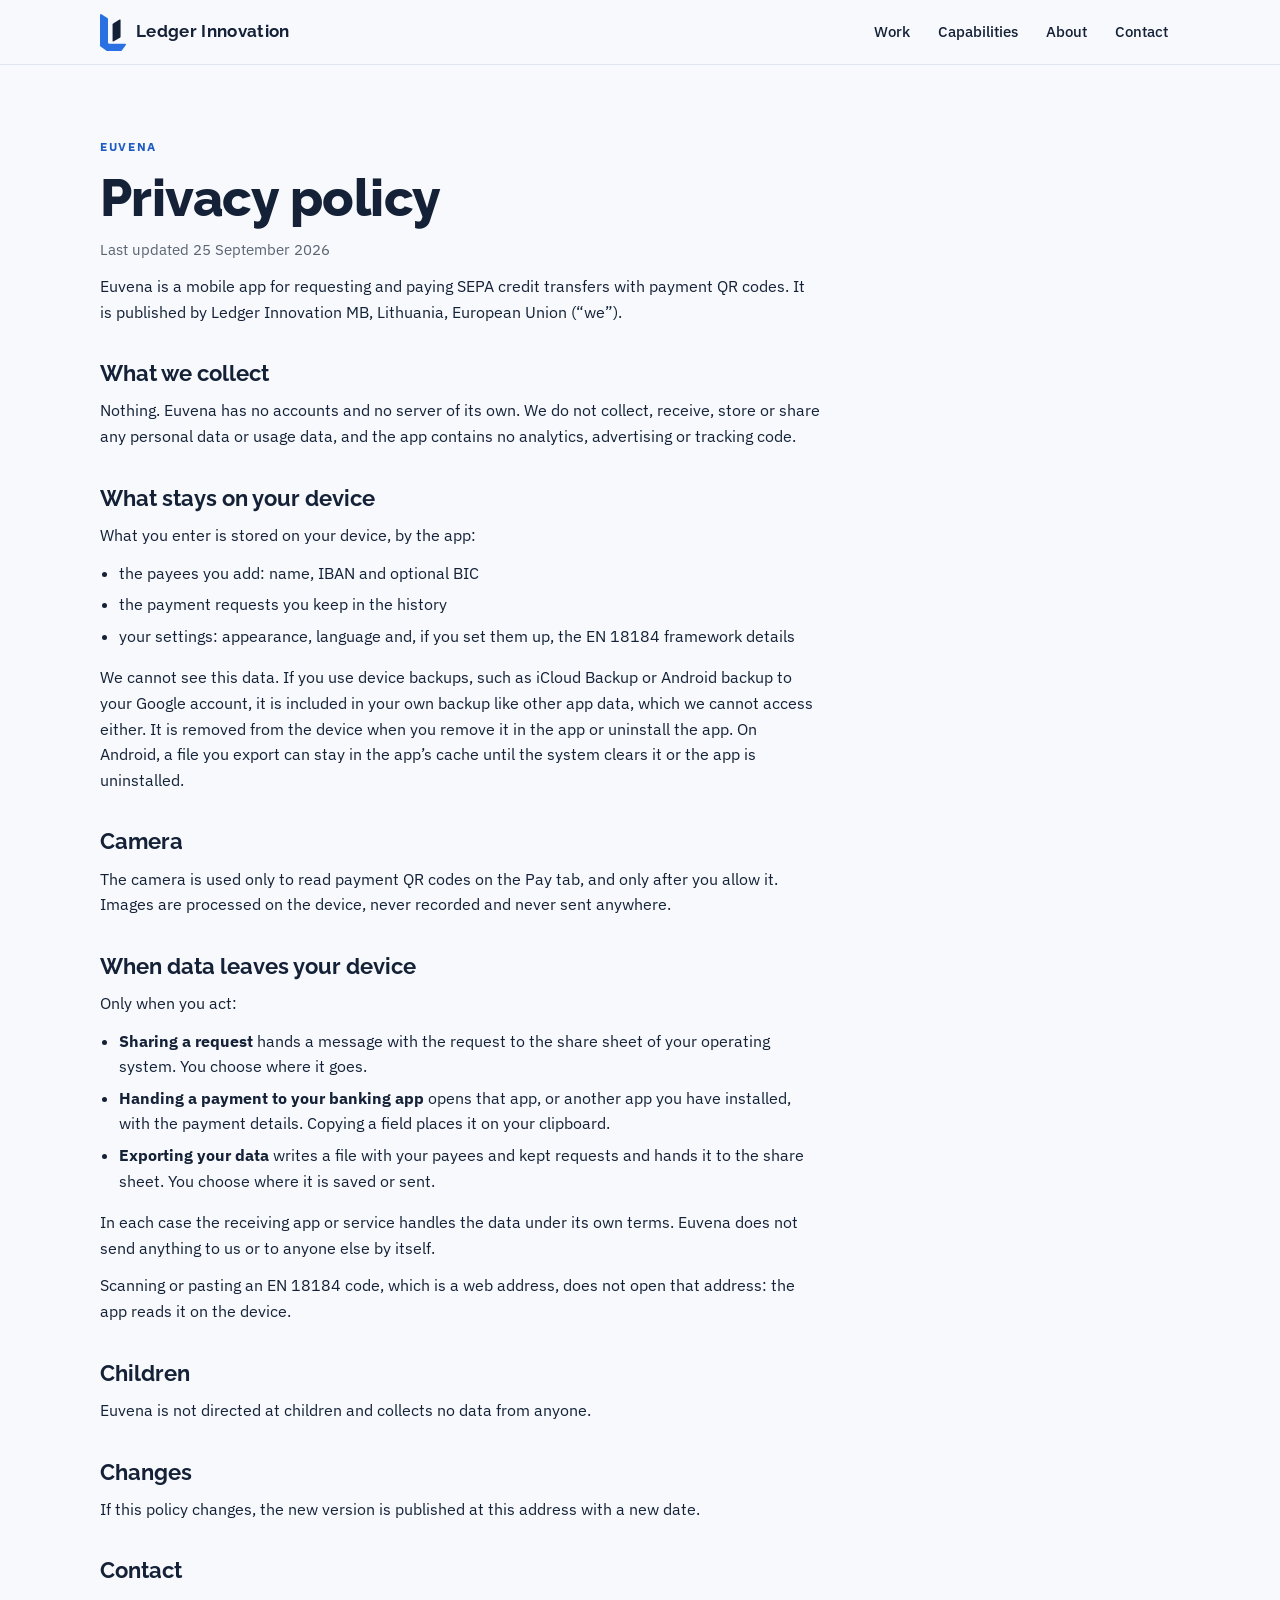
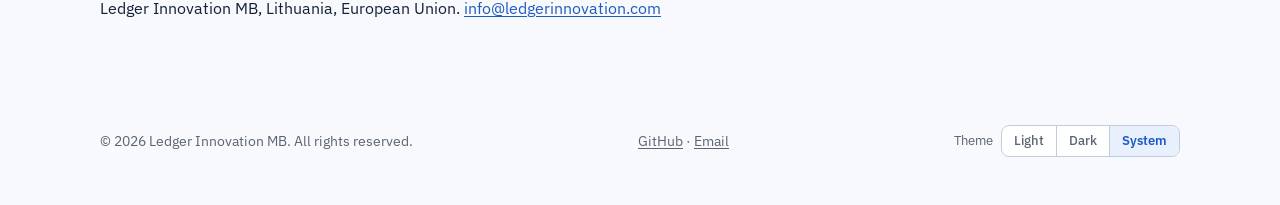
<file: euvena/privacy/index.html>
<!DOCTYPE html>
<html lang="en">
<head>
<meta charset="UTF-8">
<meta name="viewport" content="width=device-width, initial-scale=1">
<title>Euvena privacy policy · Ledger Innovation</title>
<meta name="description" content="Privacy policy for the Euvena app: no data is collected, everything stays on your device.">
<meta name="theme-color" content="#2970E3">
<link rel="canonical" href="https://ledgerinnovation.com/euvena/privacy/">
<link rel="icon" href="/ledger-innovation-mark.svg" type="image/svg+xml">
<link rel="apple-touch-icon" href="/assets/apple-touch-icon.png">
<meta property="og:type" content="website">
<meta property="og:site_name" content="Ledger Innovation">
<meta property="og:title" content="Euvena privacy policy">
<meta property="og:description" content="No data is collected. Everything stays on your device.">
<meta property="og:url" content="https://ledgerinnovation.com/euvena/privacy/">
<meta property="og:image" content="https://ledgerinnovation.com/assets/og.png">
<meta property="og:image:width" content="1200">
<meta property="og:image:height" content="630">
<meta name="twitter:card" content="summary_large_image">
<link rel="preconnect" href="https://fonts.googleapis.com">
<link rel="preconnect" href="https://fonts.gstatic.com" crossorigin>
<link rel="stylesheet" href="https://fonts.googleapis.com/css2?family=Raleway:wght@700;800&family=IBM+Plex+Sans:wght@400;500;600&display=swap">
<script>(function(){try{var t=localStorage.getItem("theme");if(t==="light"||t==="dark"){document.documentElement.setAttribute("data-theme",t);}}catch(e){}})();</script>
<link rel="stylesheet" href="/style.css">
</head>
<body>
<a class="skip" href="#top">Skip to content</a>

<header class="top">
  <div class="wrap">
    <a class="brand" href="/" aria-label="Ledger Innovation, home"><svg viewBox="0 0 289.96 410.74" width="26" height="37" aria-hidden="true" focusable="false"><path class="mark-blue" fill="#2970E3" d="M16.012 1.658L82.268 44.407A15.169 15.169 0 0 1 89.214 57.153L89.224 317.443A13.598 13.598 0 0 0 102.821 331.041L281.673 331.061A8.299 8.299 0 0 1 288.404 344.213L245.433 403.808A16.709 16.709 0 0 1 231.88 410.744L78.048 410.739A10.405 10.405 0 0 1 71.985 408.789L6.514 361.838A15.597 15.597 0 0 1 0.007 349.164L-0 10.383A10.383 10.383 0 0 1 16.012 1.658Z"/><path class="mark-ink" fill="currentColor" d="M146.841 103.903L217.814 61.777A7.746 7.746 0 0 1 229.513 68.441L229.437 249.642A15.111 15.111 0 0 1 222.116 262.584L149.72 306.133A6.283 6.283 0 0 1 140.198 300.749L140.2 115.568A13.565 13.565 0 0 1 146.841 103.903Z"/></svg>Ledger Innovation</a>
    <nav class="nav" aria-label="Sections">
      <a href="/#work">Work</a>
      <a href="/#capabilities">Capabilities</a>
      <a href="/#about">About</a>
      <a href="/#contact">Contact</a>
    </nav>
  </div>
</header>

<main id="top" tabindex="-1">
  <div class="section wrap">
  <article class="doc">
    <div class="eyebrow">Euvena</div>
    <h1>Privacy policy</h1>
    <p class="meta">Last updated 25 September 2026</p>

    <p>Euvena is a mobile app for requesting and paying SEPA credit transfers with payment QR codes. It is published by Ledger Innovation MB, Lithuania, European Union (&ldquo;we&rdquo;).</p>

    <h2>What we collect</h2>
    <p>Nothing. Euvena has no accounts and no server of its own. We do not collect, receive, store or share any personal data or usage data, and the app contains no analytics, advertising or tracking code.</p>

    <h2>What stays on your device</h2>
    <p>What you enter is stored on your device, by the app:</p>
    <ul>
      <li>the payees you add: name, IBAN and optional BIC</li>
      <li>the payment requests you keep in the history</li>
      <li>your settings: appearance, language and, if you set them up, the EN 18184 framework details</li>
    </ul>
    <p>We cannot see this data. If you use device backups, such as iCloud Backup or Android backup to your Google account, it is included in your own backup like other app data, which we cannot access either. It is removed from the device when you remove it in the app or uninstall the app. On Android, a file you export can stay in the app&rsquo;s cache until the system clears it or the app is uninstalled.</p>

    <h2>Camera</h2>
    <p>The camera is used only to read payment QR codes on the Pay tab, and only after you allow it. Images are processed on the device, never recorded and never sent anywhere.</p>

    <h2>When data leaves your device</h2>
    <p>Only when you act:</p>
    <ul>
      <li><strong>Sharing a request</strong> hands a message with the request to the share sheet of your operating system. You choose where it goes.</li>
      <li><strong>Handing a payment to your banking app</strong> opens that app, or another app you have installed, with the payment details. Copying a field places it on your clipboard.</li>
      <li><strong>Exporting your data</strong> writes a file with your payees and kept requests and hands it to the share sheet. You choose where it is saved or sent.</li>
    </ul>
    <p>In each case the receiving app or service handles the data under its own terms. Euvena does not send anything to us or to anyone else by itself.</p>
    <p>Scanning or pasting an EN 18184 code, which is a web address, does not open that address: the app reads it on the device.</p>

    <h2>Children</h2>
    <p>Euvena is not directed at children and collects no data from anyone.</p>

    <h2>Changes</h2>
    <p>If this policy changes, the new version is published at this address with a new date.</p>

    <h2>Contact</h2>
    <p>Ledger Innovation MB, Lithuania, European Union. <a href="mailto:info@ledgerinnovation.com?subject=Euvena%20privacy">info@ledgerinnovation.com</a></p>
  </article>
  </div>
</main>

<footer>
  <div class="wrap">
    <span>&copy; 2026 Ledger Innovation MB. All rights reserved.</span>
    <span><a href="https://github.com/LedgerInnovation">GitHub</a> · <a href="mailto:info@ledgerinnovation.com">Email</a></span>
    <div class="theme" role="group" aria-labelledby="theme-label">
      <span id="theme-label">Theme</span>
      <div class="theme-options">
        <button type="button" id="theme-light" data-theme-choice="light" aria-pressed="false">Light</button>
        <button type="button" id="theme-dark" data-theme-choice="dark" aria-pressed="false">Dark</button>
        <button type="button" id="theme-system" data-theme-choice="system" aria-pressed="true">System</button>
      </div>
    </div>
  </div>
</footer>
<script>
(function () {
  var root = document.documentElement;
  var buttons = document.querySelectorAll("[data-theme-choice]");
  function current() {
    var t = root.getAttribute("data-theme");
    return t === "light" || t === "dark" ? t : "system";
  }
  function render() {
    var c = current();
    for (var i = 0; i < buttons.length; i++) {
      buttons[i].setAttribute("aria-pressed", buttons[i].getAttribute("data-theme-choice") === c ? "true" : "false");
    }
  }
  function apply(choice) {
    if (choice === "system") { root.removeAttribute("data-theme"); } else { root.setAttribute("data-theme", choice); }
    try { if (choice === "system") { localStorage.removeItem("theme"); } else { localStorage.setItem("theme", choice); } } catch (e) {}
    render();
  }
  for (var i = 0; i < buttons.length; i++) {
    buttons[i].addEventListener("click", function () { apply(this.getAttribute("data-theme-choice")); });
  }
  render();
})();
</script>
</body>
</html>
</file>
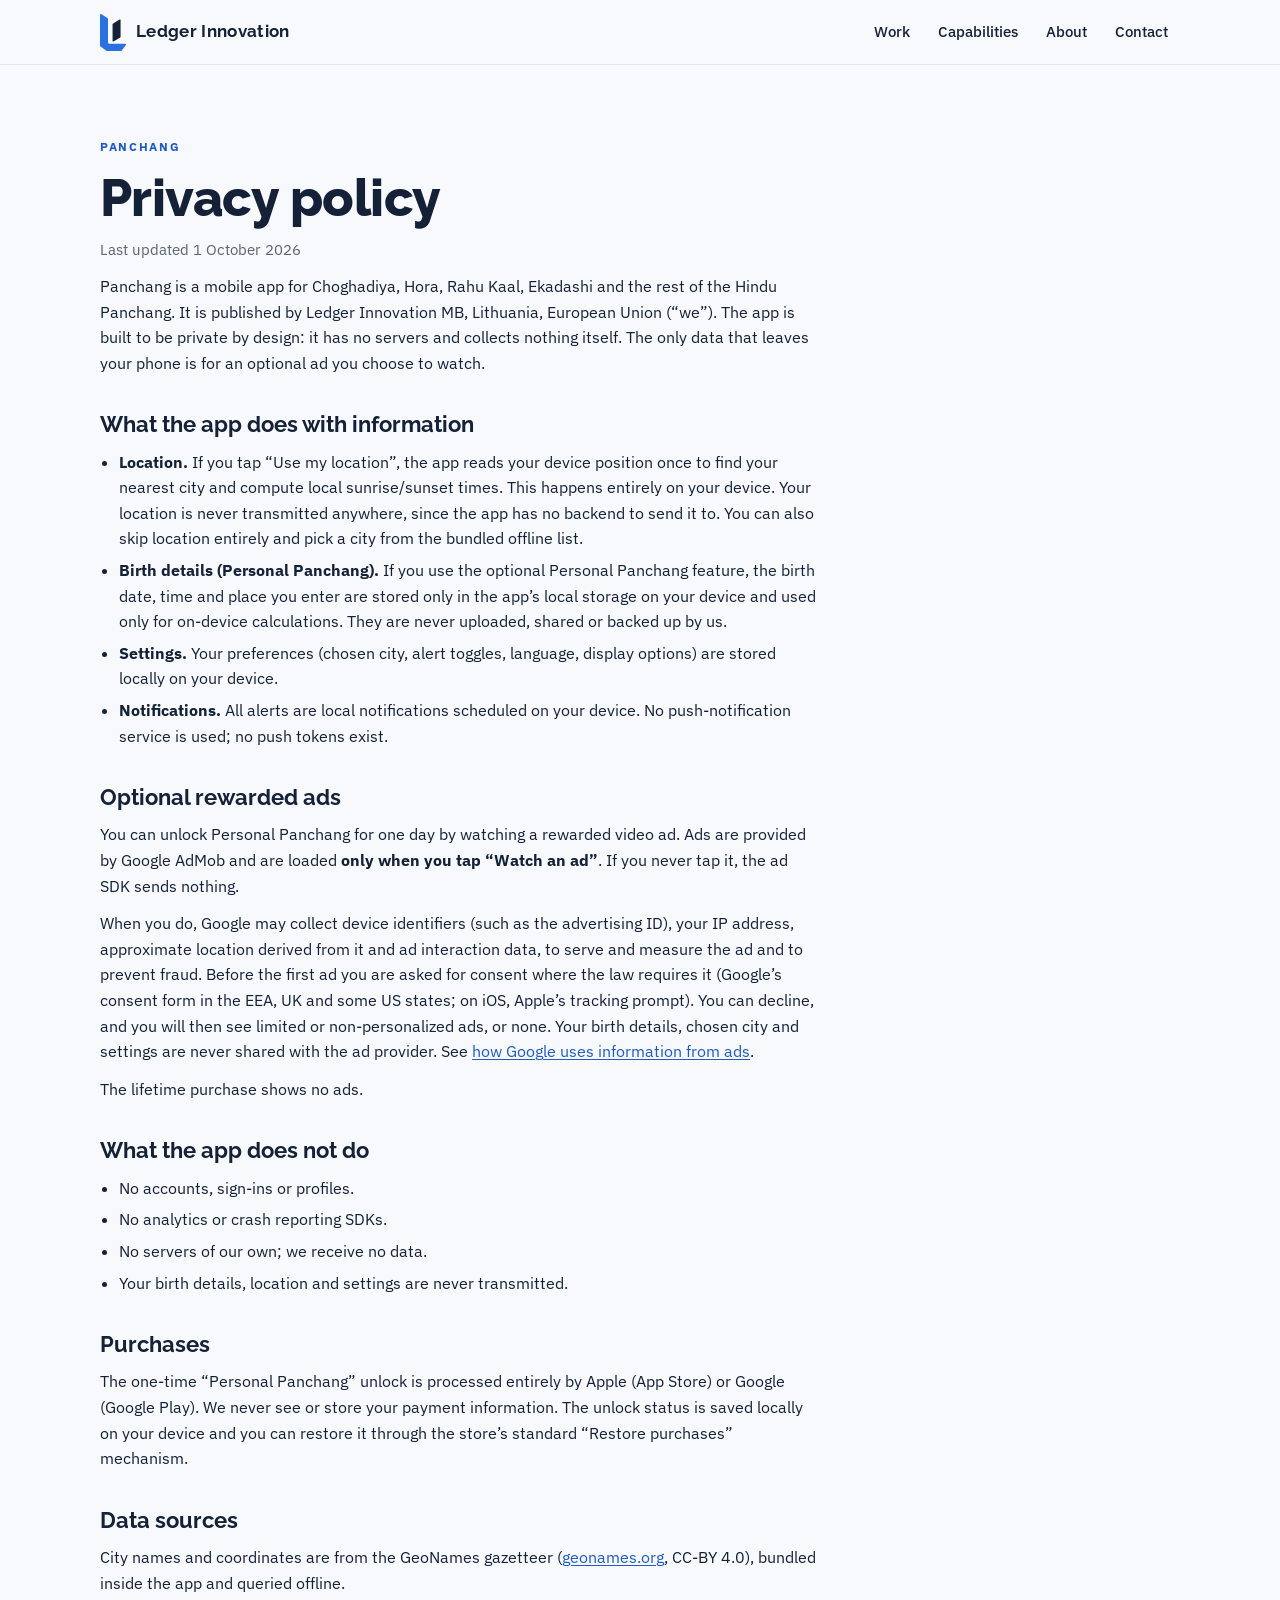
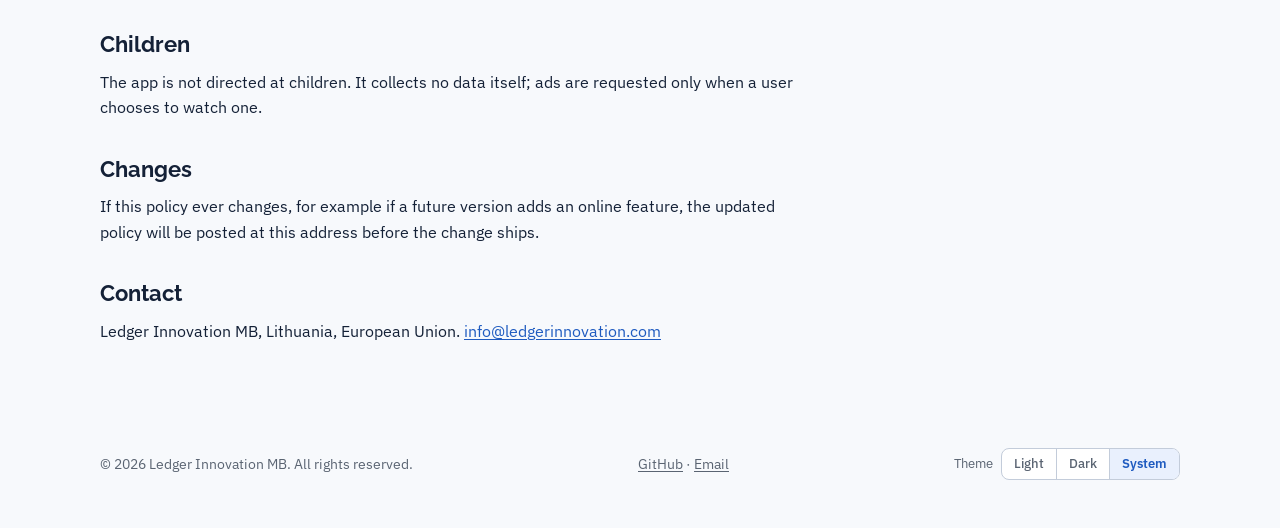
<file: panchang/privacy/index.html>
<!DOCTYPE html>
<html lang="en">
<head>
<meta charset="UTF-8">
<meta name="viewport" content="width=device-width, initial-scale=1">
<title>Panchang privacy policy · Ledger Innovation</title>
<meta name="description" content="Privacy policy for the Panchang app: your birth details, location and settings stay on your device. Ads load only if you choose to watch one.">
<meta name="theme-color" content="#2970E3">
<link rel="canonical" href="https://ledgerinnovation.com/panchang/privacy/">
<link rel="icon" href="/ledger-innovation-mark.svg" type="image/svg+xml">
<link rel="apple-touch-icon" href="/assets/apple-touch-icon.png">
<meta property="og:type" content="website">
<meta property="og:site_name" content="Ledger Innovation">
<meta property="og:title" content="Panchang privacy policy">
<meta property="og:description" content="Your data stays on your device. Ads load only if you choose to watch one.">
<meta property="og:url" content="https://ledgerinnovation.com/panchang/privacy/">
<meta property="og:image" content="https://ledgerinnovation.com/assets/og.png">
<meta property="og:image:width" content="1200">
<meta property="og:image:height" content="630">
<meta name="twitter:card" content="summary_large_image">
<link rel="preconnect" href="https://fonts.googleapis.com">
<link rel="preconnect" href="https://fonts.gstatic.com" crossorigin>
<link rel="stylesheet" href="https://fonts.googleapis.com/css2?family=Raleway:wght@700;800&family=IBM+Plex+Sans:wght@400;500;600&display=swap">
<script>(function(){try{var t=localStorage.getItem("theme");if(t==="light"||t==="dark"){document.documentElement.setAttribute("data-theme",t);}}catch(e){}})();</script>
<link rel="stylesheet" href="/style.css">
</head>
<body>
<a class="skip" href="#top">Skip to content</a>

<header class="top">
  <div class="wrap">
    <a class="brand" href="/" aria-label="Ledger Innovation, home"><svg viewBox="0 0 289.96 410.74" width="26" height="37" aria-hidden="true" focusable="false"><path class="mark-blue" fill="#2970E3" d="M16.012 1.658L82.268 44.407A15.169 15.169 0 0 1 89.214 57.153L89.224 317.443A13.598 13.598 0 0 0 102.821 331.041L281.673 331.061A8.299 8.299 0 0 1 288.404 344.213L245.433 403.808A16.709 16.709 0 0 1 231.88 410.744L78.048 410.739A10.405 10.405 0 0 1 71.985 408.789L6.514 361.838A15.597 15.597 0 0 1 0.007 349.164L-0 10.383A10.383 10.383 0 0 1 16.012 1.658Z"/><path class="mark-ink" fill="currentColor" d="M146.841 103.903L217.814 61.777A7.746 7.746 0 0 1 229.513 68.441L229.437 249.642A15.111 15.111 0 0 1 222.116 262.584L149.72 306.133A6.283 6.283 0 0 1 140.198 300.749L140.2 115.568A13.565 13.565 0 0 1 146.841 103.903Z"/></svg>Ledger Innovation</a>
    <nav class="nav" aria-label="Sections">
      <a href="/#work">Work</a>
      <a href="/#capabilities">Capabilities</a>
      <a href="/#about">About</a>
      <a href="/#contact">Contact</a>
    </nav>
  </div>
</header>

<main id="top" tabindex="-1">
  <div class="section wrap">
  <article class="doc">
    <div class="eyebrow">Panchang</div>
    <h1>Privacy policy</h1>
    <p class="meta">Last updated 1 October 2026</p>

    <p>Panchang is a mobile app for Choghadiya, Hora, Rahu Kaal, Ekadashi and the rest of the Hindu Panchang. It is published by Ledger Innovation MB, Lithuania, European Union (&ldquo;we&rdquo;). The app is built to be private by design: it has no servers and collects nothing itself. The only data that leaves your phone is for an optional ad you choose to watch.</p>

    <h2>What the app does with information</h2>
    <ul>
      <li><strong>Location.</strong> If you tap &ldquo;Use my location&rdquo;, the app reads your device
        position once to find your nearest city and compute local sunrise/sunset times.
        This happens entirely on your device. Your location is never transmitted anywhere,
        since the app has no backend to send it to. You can also skip location entirely and pick
        a city from the bundled offline list.</li>
      <li><strong>Birth details (Personal Panchang).</strong> If you use the optional Personal
        Panchang feature, the birth date, time and place you enter are stored only in the
        app&rsquo;s local storage on your device and used only for on-device calculations. They
        are never uploaded, shared or backed up by us.</li>
      <li><strong>Settings.</strong> Your preferences (chosen city, alert toggles, language,
        display options) are stored locally on your device.</li>
      <li><strong>Notifications.</strong> All alerts are local notifications scheduled on your
        device. No push-notification service is used; no push tokens exist.</li>
    </ul>

    <h2>Optional rewarded ads</h2>
    <p>You can unlock Personal Panchang for one day by watching a rewarded video ad. Ads are
      provided by Google AdMob and are loaded <strong>only when you tap &ldquo;Watch an ad&rdquo;</strong>.
      If you never tap it, the ad SDK sends nothing.</p>
    <p>When you do, Google may collect device identifiers (such as the advertising ID), your IP
      address, approximate location derived from it and ad interaction data, to serve and measure
      the ad and to prevent fraud. Before the first ad you are asked for consent where the law
      requires it (Google&rsquo;s consent form in the EEA, UK and some US states; on iOS, Apple&rsquo;s
      tracking prompt). You can decline, and you will then see limited or non-personalized ads, or
      none. Your birth details, chosen city and settings are never shared with the ad provider. See
      <a href="https://policies.google.com/technologies/ads">how Google uses information from ads</a>.</p>
    <p>The lifetime purchase shows no ads.</p>

    <h2>What the app does not do</h2>
    <ul>
      <li>No accounts, sign-ins or profiles.</li>
      <li>No analytics or crash reporting SDKs.</li>
      <li>No servers of our own; we receive no data.</li>
      <li>Your birth details, location and settings are never transmitted.</li>
    </ul>

    <h2>Purchases</h2>
    <p>The one-time &ldquo;Personal Panchang&rdquo; unlock is processed entirely by Apple (App Store)
    or Google (Google Play). We never see or store your payment information. The unlock
    status is saved locally on your device and you can restore it through the store&rsquo;s
    standard &ldquo;Restore purchases&rdquo; mechanism.</p>

    <h2>Data sources</h2>
    <p>City names and coordinates are from the GeoNames gazetteer
    (<a href="https://www.geonames.org">geonames.org</a>, CC-BY 4.0), bundled inside the
    app and queried offline.</p>

    <h2>Children</h2>
    <p>The app is not directed at children. It collects no data itself; ads are requested only when a user chooses to watch one.</p>

    <h2>Changes</h2>
    <p>If this policy ever changes, for example if a future version adds an online
    feature, the updated policy will be posted at this address before the change ships.</p>

    <h2>Contact</h2>
    <p>Ledger Innovation MB, Lithuania, European Union. <a href="mailto:info@ledgerinnovation.com?subject=Panchang%20privacy">info@ledgerinnovation.com</a></p>
  </article>
  </div>
</main>

<footer>
  <div class="wrap">
    <span>&copy; 2026 Ledger Innovation MB. All rights reserved.</span>
    <span><a href="https://github.com/LedgerInnovation">GitHub</a> · <a href="mailto:info@ledgerinnovation.com">Email</a></span>
    <div class="theme" role="group" aria-labelledby="theme-label">
      <span id="theme-label">Theme</span>
      <div class="theme-options">
        <button type="button" id="theme-light" data-theme-choice="light" aria-pressed="false">Light</button>
        <button type="button" id="theme-dark" data-theme-choice="dark" aria-pressed="false">Dark</button>
        <button type="button" id="theme-system" data-theme-choice="system" aria-pressed="true">System</button>
      </div>
    </div>
  </div>
</footer>
<script>
(function () {
  var root = document.documentElement;
  var buttons = document.querySelectorAll("[data-theme-choice]");
  function current() {
    var t = root.getAttribute("data-theme");
    return t === "light" || t === "dark" ? t : "system";
  }
  function render() {
    var c = current();
    for (var i = 0; i < buttons.length; i++) {
      buttons[i].setAttribute("aria-pressed", buttons[i].getAttribute("data-theme-choice") === c ? "true" : "false");
    }
  }
  function apply(choice) {
    if (choice === "system") { root.removeAttribute("data-theme"); } else { root.setAttribute("data-theme", choice); }
    try { if (choice === "system") { localStorage.removeItem("theme"); } else { localStorage.setItem("theme", choice); } } catch (e) {}
    render();
  }
  for (var i = 0; i < buttons.length; i++) {
    buttons[i].addEventListener("click", function () { apply(this.getAttribute("data-theme-choice")); });
  }
  render();
})();
</script>
</body>
</html>
</file>
<file: style.css>
:root {
  --bg: #f7f9fc;
  --surface: #ffffff;
  --ink: #142137;
  --muted: #5a6472;
  --line: #e1e6ee;
  --blue: #2970e3;
  --blue-ink: #1f5bc0;
  --tint: #e9f0fd;
  --navy: #142137;
  --shadow: 0 1px 2px rgba(20, 33, 55, .06), 0 8px 24px rgba(20, 33, 55, .06);
  --ctrl: #c3ccda;
  --btn-ink: #ffffff;
  --font-display: "Raleway", "Segoe UI", Arial, sans-serif;
  --font-body: "IBM Plex Sans", system-ui, -apple-system, "Segoe UI", Arial, sans-serif;
  color-scheme: light dark;
}
@media (prefers-color-scheme: dark) {
  :root:not([data-theme="light"]) {
    --bg: #0f1622;
    --surface: #171f2d;
    --ink: #e8edf5;
    --muted: #a3adbd;
    --line: #2a3446;
    --blue: #5b93f0;
    --blue-ink: #8db3f5;
    --tint: #1b2a44;
    --navy: #0b1220;
    --shadow: 0 1px 2px rgba(0, 0, 0, .3), 0 8px 24px rgba(0, 0, 0, .25);
    --ctrl: #48566e;
    --btn-ink: #0f1622;
  }
}
:root[data-theme="dark"] {
  --bg: #0f1622;
  --surface: #171f2d;
  --ink: #e8edf5;
  --muted: #a3adbd;
  --line: #2a3446;
  --blue: #5b93f0;
  --blue-ink: #8db3f5;
  --tint: #1b2a44;
  --navy: #0b1220;
  --shadow: 0 1px 2px rgba(0, 0, 0, .3), 0 8px 24px rgba(0, 0, 0, .25);
  --ctrl: #48566e;
  --btn-ink: #0f1622;
}

* { box-sizing: border-box; }
html { scroll-behavior: smooth; scroll-padding-top: 76px; }
@media (prefers-reduced-motion: reduce) { html { scroll-behavior: auto; } }
body {
  margin: 0;
  background: var(--bg);
  color: var(--ink);
  font: 16px/1.6 var(--font-body);
  -webkit-font-smoothing: antialiased;
}
img { max-width: 100%; height: auto; display: block; }
a { color: var(--blue-ink); text-decoration-thickness: 1px; text-underline-offset: 2px; }
a:hover { text-decoration-thickness: 2px; }
:focus-visible { outline: 2px solid var(--blue); outline-offset: 3px; }
h1, h2, h3 { font-family: var(--font-display); color: var(--ink); margin: 0; text-wrap: balance; line-height: 1.15; }
h1 { font-size: clamp(32px, 5vw, 52px); font-weight: 800; letter-spacing: -.01em; }
h2 { font-size: clamp(26px, 3.2vw, 34px); font-weight: 700; }
h3 { font-size: 18px; font-weight: 700; }
p { margin: 0; }
.wrap { max-width: 1120px; margin: 0 auto; padding-inline: 20px; }
.eyebrow {
  font-size: 12px; font-weight: 700; letter-spacing: .14em; text-transform: uppercase;
  color: var(--blue-ink); margin-bottom: 12px;
}
.section { padding-block: 72px; }
.section + .section { border-top: 1px solid var(--line); }
.section-head { max-width: 62ch; margin-bottom: 36px; }
.section-head p { color: var(--muted); margin-top: 12px; font-size: 17px; }
.skip { position: absolute; left: -999px; top: 8px; background: var(--surface); padding: 8px 12px; z-index: 10; }
.skip:focus { left: 8px; }

/* Header */
.top { position: sticky; top: 0; z-index: 5; background: var(--bg); background: color-mix(in srgb, var(--bg) 88%, transparent); -webkit-backdrop-filter: blur(10px); backdrop-filter: blur(10px); border-bottom: 1px solid var(--line); }
.top .wrap { display: flex; align-items: center; gap: 12px; height: 64px; }
.brand { display: flex; align-items: center; gap: 10px; color: var(--ink); text-decoration: none; font-family: var(--font-display); font-weight: 700; font-size: 17px; letter-spacing: .02em; }
.brand svg { width: 26px; height: 37px; flex: none; }
.mark-blue { fill: var(--blue); }
.mark-ink { fill: var(--ink); }
.nav { margin-left: auto; display: flex; gap: 4px; }
.nav a { color: var(--ink); text-decoration: none; font-weight: 500; font-size: 15px; padding: 8px 12px; border-radius: 6px; }
.nav a:hover { background: var(--tint); color: var(--blue-ink); }

/* Hero */
.hero { padding-block: 88px 64px; }
.hero h1 { max-width: 20ch; }
.hero .lede { max-width: 56ch; color: var(--muted); font-size: 19px; margin-top: 20px; }
.hero .actions { display: flex; flex-wrap: wrap; gap: 12px; margin-top: 32px; }
.btn {
  display: inline-flex; align-items: center; gap: 8px; padding: 12px 20px; border-radius: 8px;
  font-weight: 600; font-size: 15px; text-decoration: none; border: 1px solid transparent;
}
.btn-primary { background: var(--blue); color: var(--btn-ink); }
.btn-primary:hover { background: var(--blue-ink); color: var(--btn-ink); }
.btn-secondary { background: var(--surface); color: var(--ink); border-color: var(--ctrl); }
.btn-secondary:hover { border-color: var(--blue); color: var(--blue-ink); }

/* Work grid */
.work { display: grid; grid-template-columns: repeat(auto-fill, minmax(250px, 1fr)); gap: 16px; }
.project {
  background: var(--surface); border: 1px solid var(--line); border-radius: 12px; padding: 20px;
  display: flex; flex-direction: column; gap: 10px; box-shadow: var(--shadow);
}
.project .icon { width: 48px; height: 48px; border-radius: 11px; overflow: hidden; background: var(--tint); }
.project .icon img { width: 48px; height: 48px; object-fit: cover; }
.project h3 { margin-top: 4px; }
.project p { color: var(--muted); font-size: 15px; flex: 1; }
.project .links { display: flex; flex-wrap: wrap; gap: 6px; margin-top: 6px; }
.project .links a {
  font-size: 12.5px; font-weight: 600; text-decoration: none; color: var(--blue-ink);
  border: 1px solid var(--line); border-radius: 6px; padding: 4px 9px; background: var(--bg);
}
.project .links a:hover { border-color: var(--blue); }
.project .links span { font-size: 12.5px; font-weight: 600; color: var(--muted); border: 1px dashed var(--line); border-radius: 6px; padding: 4px 9px; }
.wp { margin-top: 40px; padding-top: 32px; border-top: 1px solid var(--line); }
.wp h3 { margin-bottom: 6px; }
.wp > p { color: var(--muted); max-width: 62ch; margin-bottom: 20px; }
.sites { display: grid; grid-template-columns: repeat(auto-fill, minmax(250px, 1fr)); gap: 12px; }
.site { display: flex; align-items: center; gap: 14px; background: var(--surface); border: 1px solid var(--line); border-radius: 10px; padding: 12px 14px; text-decoration: none; color: var(--ink); }
.site:hover { border-color: var(--blue); }
.site img { width: 40px; height: 40px; border-radius: 8px; object-fit: cover; }
.site b { display: block; font-family: var(--font-display); font-size: 15px; }
.site small { color: var(--muted); font-size: 13px; }

/* Open source strip */
.oss { display: flex; flex-wrap: wrap; align-items: center; gap: 16px 28px; margin-top: 40px; padding: 20px 24px; background: var(--tint); border-radius: 12px; }
.oss p { flex: 1 1 380px; color: var(--ink); }
.oss .links { display: flex; flex-wrap: wrap; gap: 10px; }

/* Capabilities */
.caps { display: grid; grid-template-columns: repeat(auto-fill, minmax(300px, 1fr)); gap: 16px; }
.cap { background: var(--surface); border: 1px solid var(--line); border-radius: 12px; padding: 20px; }
.cap h3 { margin-bottom: 4px; }
.cap p { color: var(--muted); font-size: 14.5px; margin-bottom: 14px; }
.tags { display: flex; flex-wrap: wrap; gap: 6px; }
.tags span { font-size: 13.5px; padding: 5px 10px; border: 1px solid var(--line); border-radius: 6px; background: var(--bg); }
.credit { color: var(--muted); font-size: 14px; margin-top: 32px; }

/* About + contact */
.about { display: grid; grid-template-columns: 1.4fr 1fr; gap: 40px; align-items: start; }
.about .facts { background: var(--surface); border: 1px solid var(--line); border-radius: 12px; padding: 20px 22px; }
.about .facts dl { display: grid; grid-template-columns: auto minmax(0, 1fr); gap: 8px 16px; margin: 0; font-size: 15px; }
.about .facts dt { color: var(--muted); }
.about .facts dd { margin: 0; overflow-wrap: anywhere; }
.about p + p { margin-top: 14px; }
.contact { background: var(--navy); color: #e8edf5; border-radius: 16px; padding: 44px 32px; display: flex; flex-wrap: wrap; gap: 20px 40px; align-items: center; justify-content: space-between; }
.contact h2 { color: #fff; }
.contact p { color: #b6c1d4; margin-top: 8px; max-width: 48ch; }
.contact .btn-primary { background: #fff; color: #142137; }
.contact .btn-primary:hover { background: #e9f0fd; color: #142137; }

/* Documents */
.doc { max-width: 72ch; min-width: 0; }
.doc h1 { margin-top: 6px; }
.doc .meta { color: var(--muted); margin-top: 10px; font-size: 15px; }
.doc h2 { font-size: 22px; margin-top: 36px; }
.doc p, .doc ul { margin-top: 12px; }
.doc ul { padding-left: 1.2em; }
.doc li + li { margin-top: 6px; }

/* Footer */
footer { padding-block: 32px 48px; color: var(--muted); font-size: 14px; }
footer .wrap { display: flex; flex-wrap: wrap; gap: 12px 24px; align-items: center; justify-content: space-between; }
footer a { color: var(--muted); }
.theme { display: inline-flex; align-items: center; gap: 8px; }
.theme span { font-size: 13px; }
.theme-options { display: inline-flex; border: 1px solid var(--ctrl); border-radius: 8px; overflow: hidden; background: var(--surface); }
.theme-options button {
  appearance: none; border: 0; background: transparent; color: var(--muted); font: inherit; font-size: 13px; font-weight: 500;
  padding: 6px 12px; cursor: pointer; line-height: 1.4;
}
.theme-options button + button { border-left: 1px solid var(--ctrl); }
.theme-options button:hover { color: var(--ink); }
.theme-options button[aria-pressed="true"] { background: var(--tint); color: var(--blue-ink); font-weight: 600; }
.theme-options button:focus-visible { outline-offset: -3px; }

@media (max-width: 720px) {
  html { scroll-padding-top: 8px; }
  .top { position: static; }
  .top .wrap { flex-wrap: wrap; height: auto; padding-block: 10px 4px; }
  .nav { width: 100%; margin-left: -12px; overflow-x: auto; }
  .nav a { white-space: nowrap; }
  .hero { padding-block: 56px 40px; }
  .section { padding-block: 56px; }
  .about { grid-template-columns: 1fr; }
  .contact { padding: 32px 22px; }
}
.doc code { font-family: ui-monospace, SFMono-Regular, Menlo, Consolas, monospace; font-size: 0.9em; overflow-wrap: anywhere; }
.doc pre { max-width: 100%; margin-top: 12px; background: var(--surface); border: 1px solid var(--line); border-radius: 10px; padding: 14px 16px; overflow-x: auto; }
.doc pre code { font-size: 13.5px; overflow-wrap: normal; }
.doc .tests { list-style: none; padding-left: 0; }
.doc .tests li { background: var(--surface); border: 1px solid var(--line); border-radius: 10px; padding: 12px 14px; }
.doc .tests a { display: block; font-family: ui-monospace, SFMono-Regular, Menlo, Consolas, monospace; font-size: 13.5px; overflow-wrap: anywhere; }
.doc .tests span { display: block; color: var(--muted); font-size: 14.5px; margin-top: 6px; }
</file>
